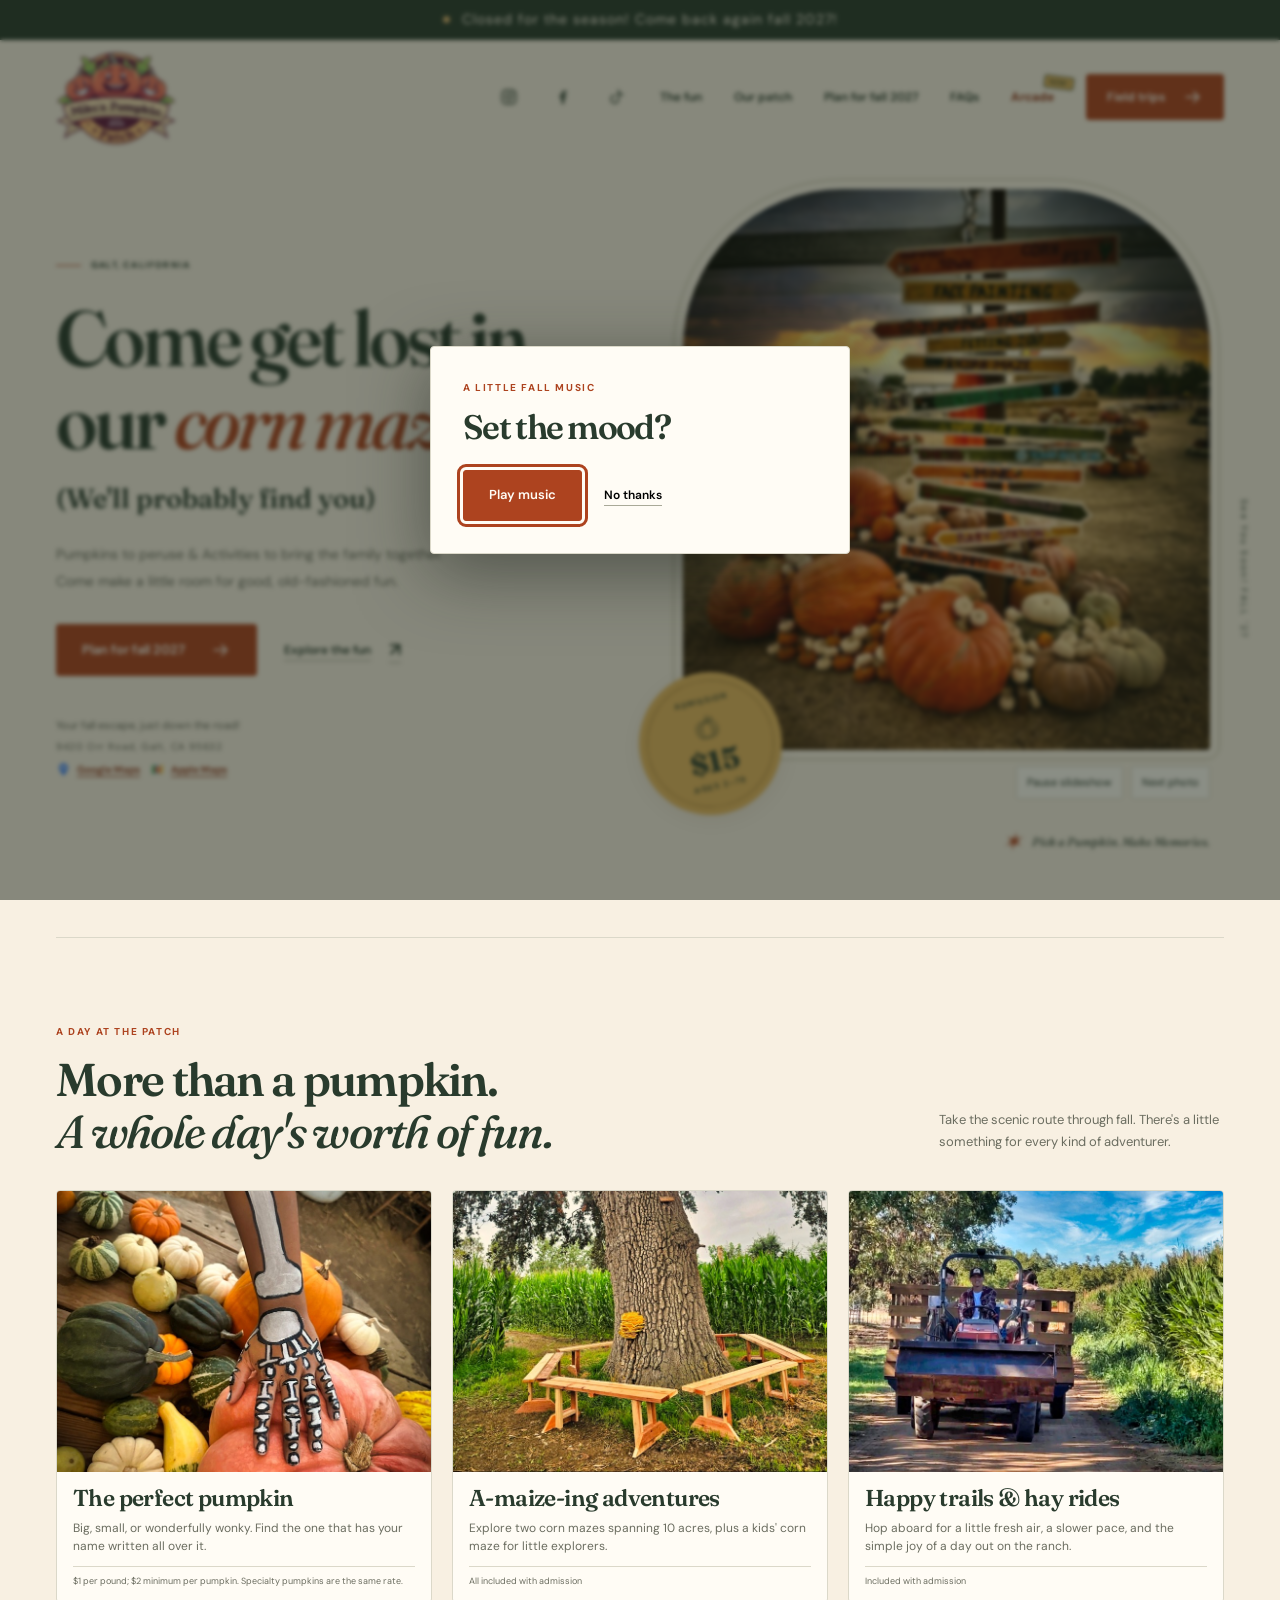
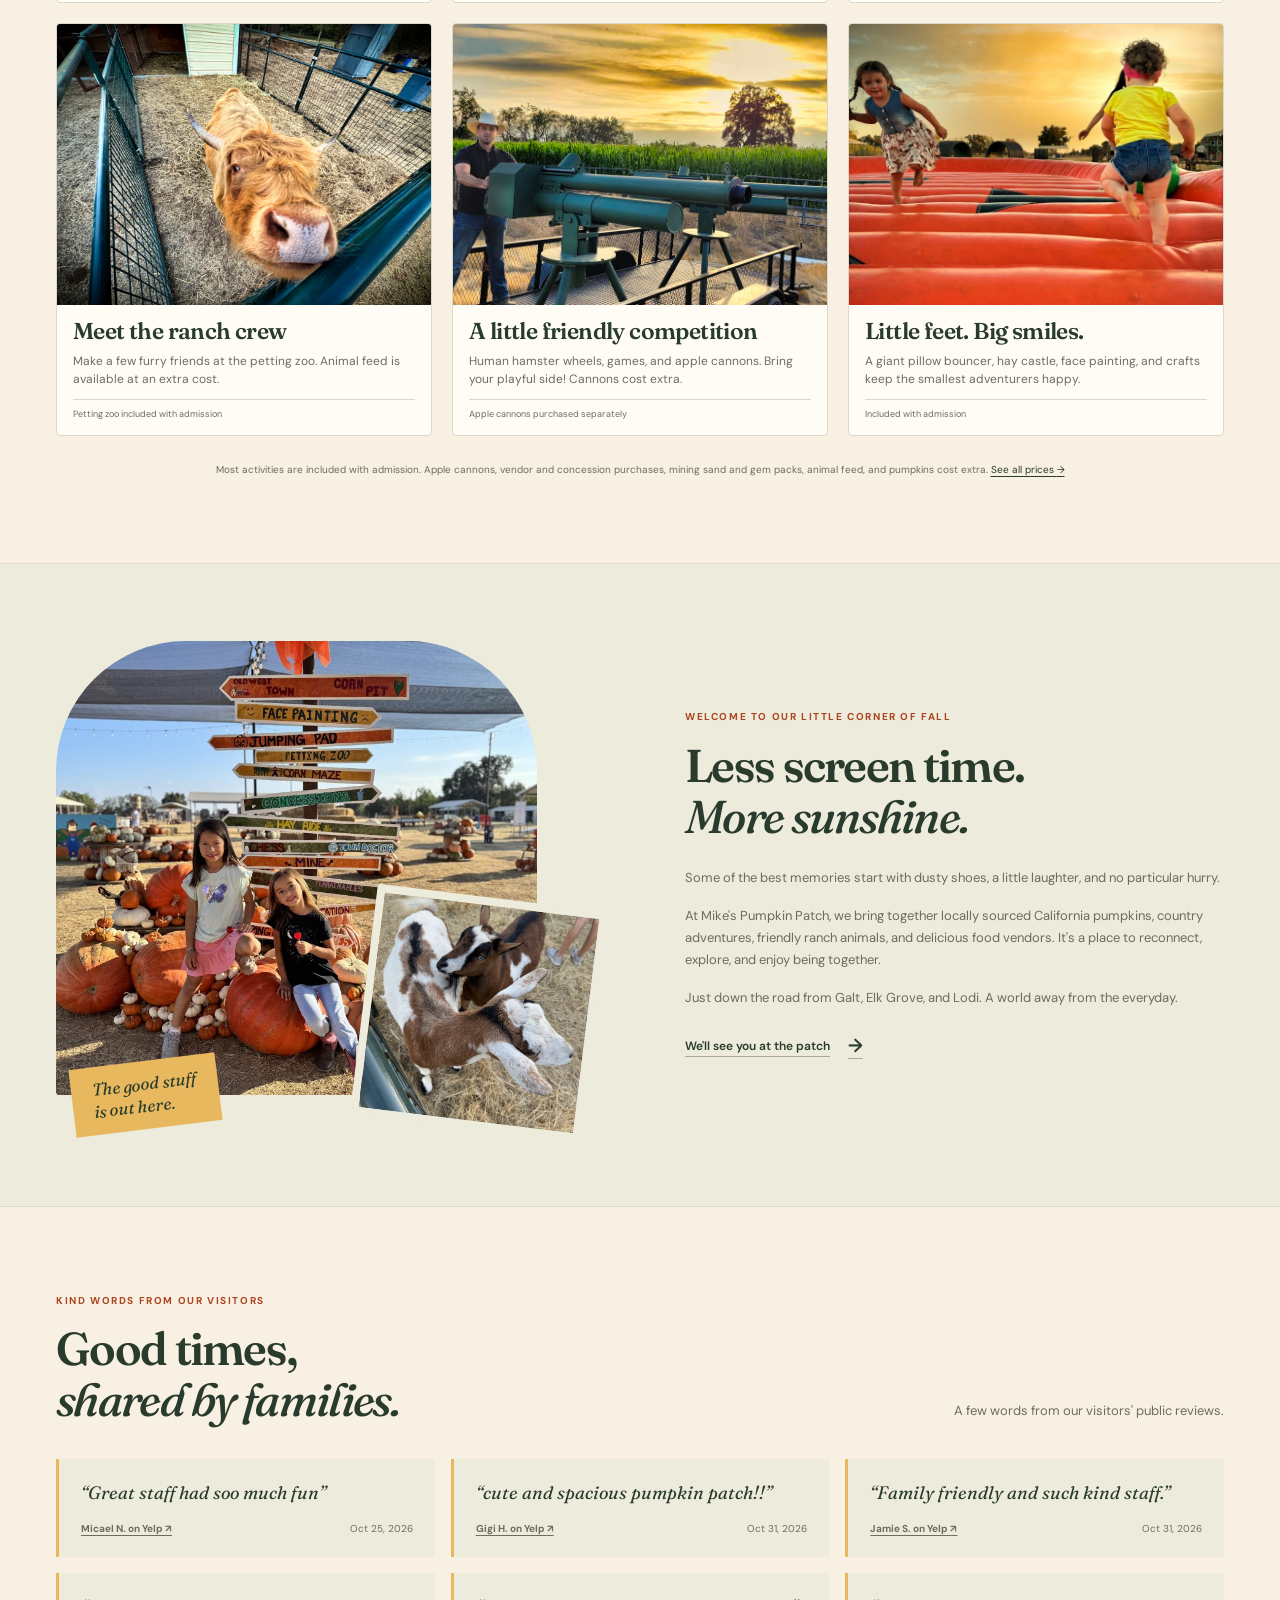
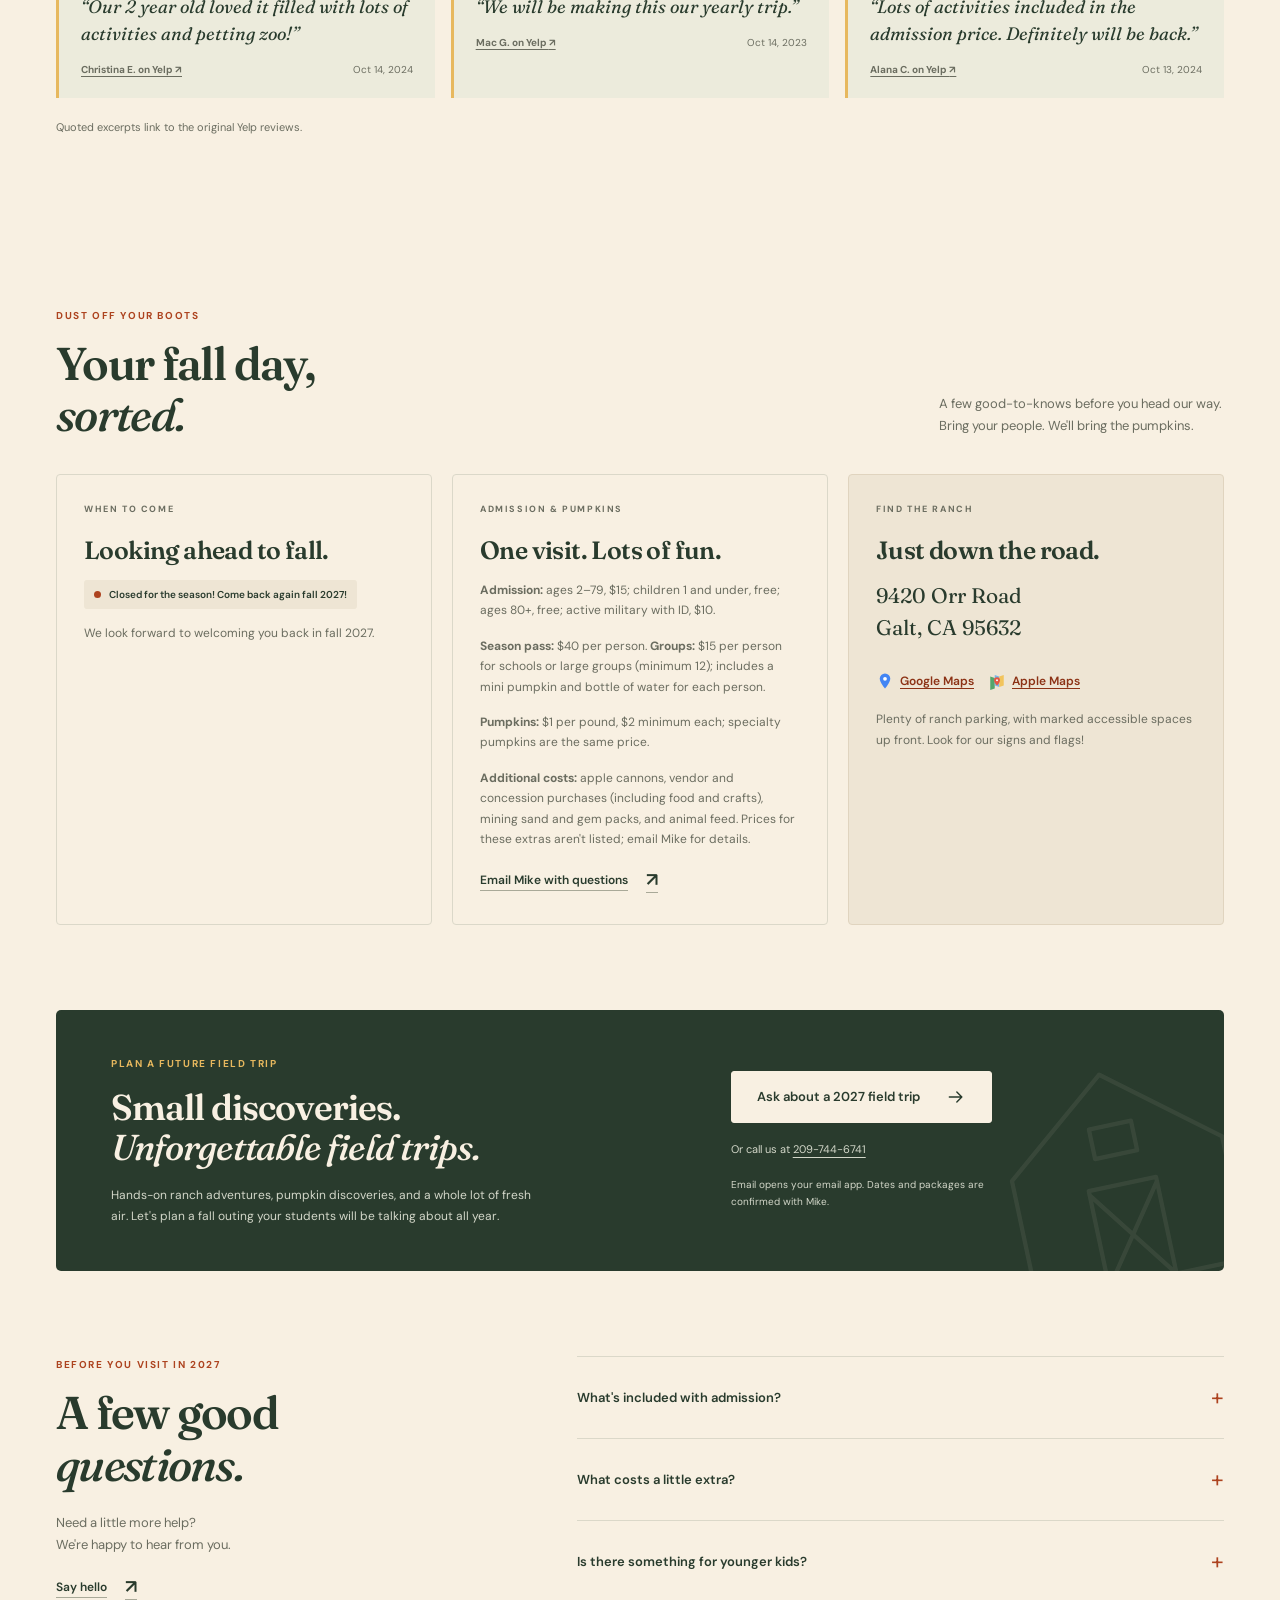
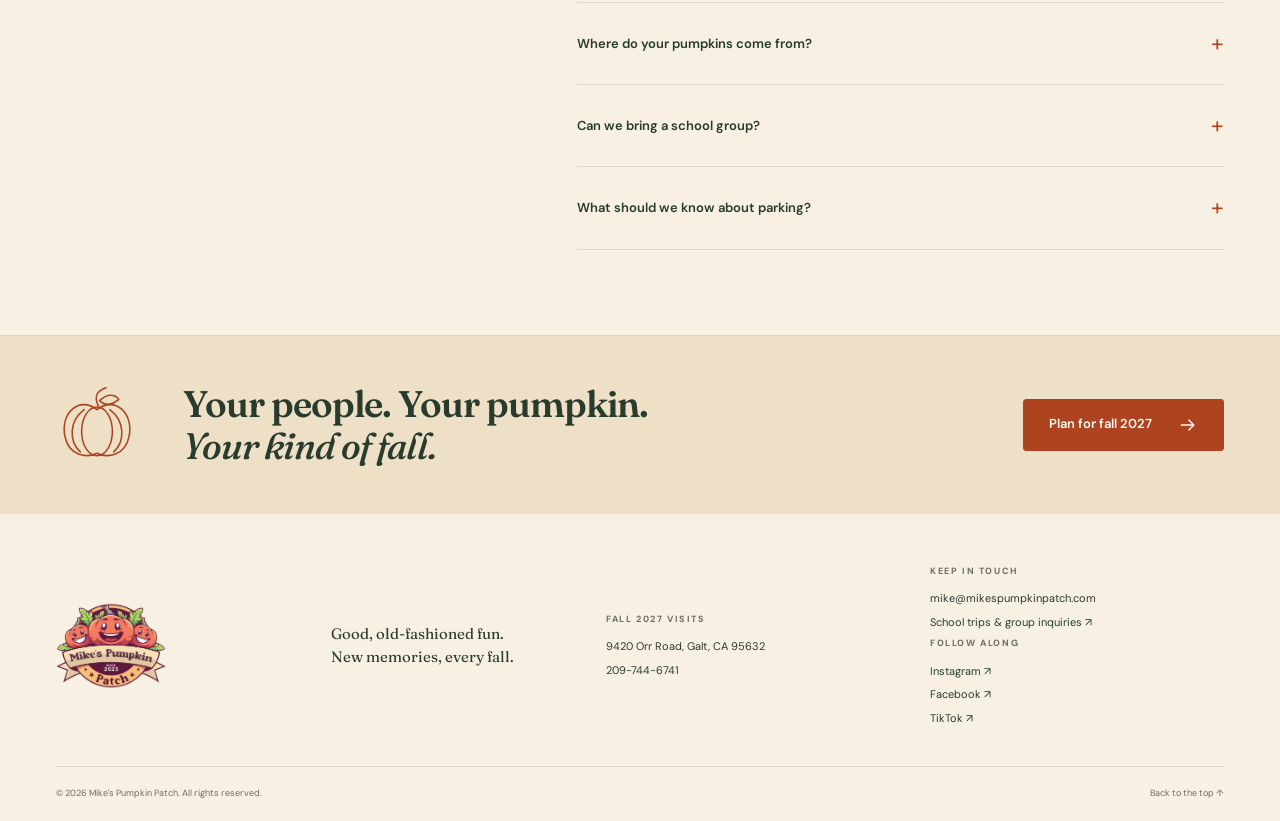
<file: index.html>
<!DOCTYPE html>
<html lang="en">
<head>
  <meta charset="UTF-8">
  <meta name="viewport" content="width=device-width, initial-scale=1">
  <meta name="description" content="Mike's Pumpkin Patch in Galt, California is closed for the season. Come back in fall 2027 for pumpkins, the corn maze, ranch animals, and family fun.">
  <meta name="theme-color" content="#293b2d">
  <title>Mike's Pumpkin Patch | Come get lost in our corn maze! (We'll probably find you)</title>
  <link rel="icon" href="assets/favicon.png" type="image/png">
  <link rel="preconnect" href="https://fonts.googleapis.com">
  <link rel="preconnect" href="https://fonts.gstatic.com" crossorigin>
  <link href="https://fonts.googleapis.com/css2?family=DM+Sans:wght@400;500;600;700&family=Fraunces:opsz,wght@9..144,500;9..144,600;9..144,700&display=swap" rel="stylesheet">
  <link rel="stylesheet" href="styles.css">
  <script src="script.js" defer></script>
</head>
<body>
  <svg class="icon-library" xmlns="http://www.w3.org/2000/svg" aria-hidden="true">
    <symbol id="pumpkin" viewBox="0 0 64 64"><path d="M33 17c-4-8 0-12 6-14M34 13c7-7 13-4 15-1-6 5-11 5-15 1" fill="none"/><path d="M32 20C18 9 3 23 7 41c3 15 17 17 25 13 8 4 22 2 25-13 4-18-11-32-25-21Z"/><ellipse cx="32" cy="37" rx="12" ry="19"/><path d="M22 20c-12 9-12 25-3 33M42 20c12 9 12 25 3 33" fill="none"/></symbol>
    <symbol id="corn" viewBox="0 0 64 64"><path d="M26 47C9 47 6 35 5 23c17 2 23 10 27 23M37 51c17-5 21-17 21-32-16 5-22 14-24 28" fill="none"/><path d="M21 35V17a11 11 0 0 1 22 0v19M32 8v36M22 18h20M22 27h20M25 36h14M32 44v14" fill="none"/></symbol>
    <symbol id="wagon" viewBox="0 0 64 64"><path d="M10 18h42v25H10zM10 26h42M10 34h42M23 18v25M39 18v25M52 29l8-12" fill="none"/><circle cx="20" cy="49" r="7"/><circle cx="44" cy="49" r="7"/><path d="m16 18 4-8 8 8 6-9 9 9" fill="none"/></symbol>
    <symbol id="barn" viewBox="0 0 64 64"><path d="M7 28 32 8l25 20v29H7ZM24 57V34h16v23M24 35l16 22M40 35 24 57" fill="none"/><path d="M27 20h10v7H27z" fill="none"/></symbol>
    <symbol id="arrow" viewBox="0 0 24 24"><path d="M4 12h15m-6-6 6 6-6 6" fill="none"/></symbol>
    <symbol id="pin" viewBox="0 0 24 24"><path d="M20 10c0 6-8 12-8 12S4 16 4 10a8 8 0 1 1 16 0Z" fill="none"/><circle cx="12" cy="10" r="2.5" fill="none"/></symbol>
    <symbol id="sun" viewBox="0 0 24 24"><circle cx="12" cy="12" r="4" fill="none"/><path d="M12 1v3m0 16v3M1 12h3m16 0h3M4 4l2 2m12 12 2 2M4 20l2-2M18 6l2-2" fill="none"/></symbol>
    <symbol id="leaf" viewBox="0 0 24 24"><path d="M13 2c5 3 8 8 6 14-5 3-11 2-14-3-2-4 1-9 8-11Z"/><path d="M12 5c-1 5-2 9-4 13m-1 4 1-4" fill="none"/></symbol>
  </svg>
  <a class="skip-link" href="#main">Skip to content</a>
  <div class="announcement"><span class="status-dot" aria-hidden="true"></span> Closed for the season! Come back again fall 2027!</div>
  <header class="site-header">
    <div class="container header-inner">
      <a class="brand" href="#home" aria-label="Mike's Pumpkin Patch home">
        <img class="brand-logo" src="assets/mikes-original-logo.webp" alt="Mike's Pumpkin Patch, since 2023" width="500" height="398">
      </a>
      <button class="menu-toggle" type="button" aria-controls="main-nav" aria-expanded="false">Menu <span aria-hidden="true">&#9776;</span></button>
      <nav id="main-nav" class="main-nav" aria-label="Main navigation">
        <a class="social-nav-link" href="https://www.instagram.com/mikespumpkinpatchgalt/" target="_blank" rel="noopener noreferrer" aria-label="Mike's Pumpkin Patch on Instagram"><svg viewBox="0 0 24 24" aria-hidden="true"><rect x="3" y="3" width="18" height="18" rx="5"/><circle cx="12" cy="12" r="4"/><circle class="social-icon-dot" cx="18" cy="6.5" r="1"/></svg><span class="sr-only">Instagram (opens in a new tab)</span></a>
        <a class="social-nav-link" href="https://www.facebook.com/mikes.pumpkin.patch/" target="_blank" rel="noopener noreferrer" aria-label="Mike's Pumpkin Patch on Facebook"><svg viewBox="0 0 24 24" aria-hidden="true"><path class="facebook-icon" d="M13.5 21v-8h2.7l.4-3h-3.1V8.1c0-.9.3-1.5 1.6-1.5h1.7V3.9c-.3 0-1.3-.1-2.5-.1-2.5 0-4.2 1.5-4.2 4.3V10H7.3v3h2.8v8h3.4Z"/></svg><span class="sr-only">Facebook (opens in a new tab)</span></a>
        <a class="social-nav-link" href="https://www.tiktok.com/@mikes.pumpkin.pat" target="_blank" rel="noopener noreferrer" aria-label="Mike's Pumpkin Patch on TikTok"><svg viewBox="0 0 24 24" aria-hidden="true"><path d="M14 3v12a5 5 0 1 1-5-5m5-7c0 4 3 6 6 6"/></svg><span class="sr-only">TikTok (opens in a new tab)</span></a>
        <a href="#activities">The fun</a><a href="#about">Our patch</a><a href="#visit">Plan for fall 2027</a><a href="#faq">FAQs</a>
        <a class="arcade-link" href="arcade/index.html">Arcade <span class="new-sticker">NEW!</span></a>
        <a class="button button-small" href="#field-trips">Field trips <svg class="icon" aria-hidden="true"><use href="#arrow"/></svg></a>
      </nav>
    </div>
  </header>
  <main id="main">
    <section class="hero container" id="home" aria-labelledby="hero-title">
      <div class="hero-copy">
        <p class="eyebrow"><span class="little-rule"></span> GALT, CALIFORNIA </p>
        <h1 id="hero-title">Come get lost in our <em>corn maze!</em><span class="hero-title-aside">(We'll probably find you)</span></h1>
        <p class="hero-description">Pumpkins to peruse & Activities to bring the family together.<br class="desktop-break"> Come make a little room for good, old-fashioned fun.</p>
        <div class="hero-actions"><a class="button" href="#visit">Plan for fall 2027 <svg class="icon" aria-hidden="true"><use href="#arrow"/></svg></a><a class="text-link" href="#activities">Explore the fun <span aria-hidden="true">&#8599;</span></a></div>
        <audio id="background-music" loop preload="none" aria-label="Patchman game music"><source src="arcade/audio/patchman/song_1.wav" type="audio/wav">Your browser does not support audio playback.</audio>
        <div class="hero-footnote"><svg class="icon" aria-hidden="true"><use href="#pin"/></svg> Your fall escape, just down the road!<div class="hero-address">9420 Orr Road, Galt, CA 95632<div class="map-links" aria-label="Open address in a map app"><a href="https://www.google.com/maps/search/?api=1&amp;query=9420+Orr+Road+Galt+CA+95632" target="_blank" rel="noopener noreferrer"><svg aria-hidden="true" viewBox="0 0 24 24"><path fill="#4285f4" d="M12 2a7 7 0 0 0-7 7c0 5 7 13 7 13s7-8 7-13a7 7 0 0 0-7-7Z"/><circle cx="12" cy="9" r="2.5" fill="#fff"/></svg>Google Maps<span class="sr-only"> (opens in a new tab)</span></a><a href="https://maps.apple.com/?daddr=9420%20Orr%20Road%2C%20Galt%2C%20CA%2095632" target="_blank" rel="noopener noreferrer"><svg aria-hidden="true" viewBox="0 0 24 24"><path fill="#54a56b" d="m3 6 6-2v14l-6 2z"/><path fill="#77b5e8" d="m9 4 6 2v14l-6-2z"/><path fill="#f2c45c" d="m15 6 6-2v14l-6 2z"/><path fill="#e45742" d="M12 7a4 4 0 0 0-4 4c0 3 4 7 4 7s4-4 4-7a4 4 0 0 0-4-4Z"/><circle cx="12" cy="11" r="1.3" fill="#fff"/></svg>Apple Maps<span class="sr-only"> (opens in a new tab)</span></a></div></div></div>
      </div>
      <div class="hero-art">
        <div class="photo-frame" id="hero-slideshow" role="group" aria-label="Photos from the patch">
          <img class="hero-slide is-active" src="assets/ranch-pumpkins-hero.jpg" alt="Pumpkins beneath the colorful activity signpost at Mike's Pumpkin Patch" width="768" height="1024" fetchpriority="high">
          <img class="hero-slide" src="assets/hay-castle.jpg" alt="Children playing on the hay castle beneath a colorful sunset" width="1023" height="768" aria-hidden="true">
          <img class="hero-slide hero-slide-bus" src="assets/field-trips-bus.jpg" alt="A yellow school bus with visitors arriving for a field trip at the patch" width="1023" height="768" aria-hidden="true">
          <img class="hero-slide" src="assets/terrainable.jpg" alt="An adult and child riding in a green Terrainables cart at the pumpkin patch" width="1023" height="768" aria-hidden="true">
        </div>
        <div class="slideshow-controls" hidden>
          <button id="slideshow-toggle" type="button" aria-controls="hero-slideshow">Pause slideshow</button>
          <button id="slideshow-next" type="button" aria-controls="hero-slideshow">Next photo</button>
        </div>
        <p class="sr-only" id="slideshow-status" role="status"></p>
        <div class="harvest-stamp" aria-label="General admission is $15 for ages 2 through 79.">
          <span>ADMISSION</span>
          <svg class="icon" aria-hidden="true"><use href="#pumpkin"/></svg>
          <strong class="admission-price">$15</strong>
          <span>AGES 2–79</span>
        </div>
        <div class="photo-caption"><span aria-hidden="true">&#10038;</span> Pick a Pumpkin. Make Memories.</div>
        <span class="hero-year" aria-hidden="true">See You Soon! FALL '27</span>
      </div>
    </section>
    <div class="section-divider container" aria-hidden="true"></div>
    <section class="section container" id="activities" aria-labelledby="activities-title">
      <div class="section-heading"><div><p class="eyebrow">A DAY AT THE PATCH</p><h2 id="activities-title">More than a pumpkin.<br><em>A whole day's worth of fun.</em></h2></div><p>Take the scenic route through fall. There's a little something for every kind of adventurer.</p></div>
      <div class="activity-grid">
        <article class="activity-card photo-card" data-category="family little"><div class="card-photo"><img src="assets/pumpkins-edited.jpg" alt="A hand painted with skeleton bones resting on a large pumpkin among colorful pumpkins and gourds" width="768" height="1009" loading="lazy"></div><div class="card-content"><h3>The perfect pumpkin</h3><p>Big, small, or wonderfully wonky. Find the one that has your name written all over it.</p><span class="card-note">$1 per pound; $2 minimum per pumpkin. Specialty pumpkins are the same rate.</span></div></article>
        <article class="activity-card photo-card corn-card" data-category="family adventure"><div class="card-photo"><img src="assets/ranch-maze-tree.jpg" alt="Wooden benches around a large tree beside the corn maze" width="768" height="1021" loading="lazy"></div><div class="card-content"><h3>A-maize-ing adventures</h3><p>Explore two corn mazes spanning 10 acres, plus a kids' corn maze for little explorers.</p><span class="card-note">All included with admission</span></div></article>
        <article class="activity-card photo-card" data-category="family little"><div class="card-photo"><img src="assets/hay-ride.jpg" alt="Visitors riding a wagon along a sunny path at Mike's Pumpkin Patch" width="784" height="768" loading="lazy"></div><div class="card-content"><h3>Happy trails &amp; hay rides</h3><p>Hop aboard for a little fresh air, a slower pace, and the simple joy of a day out on the ranch.</p><span class="card-note">Included with admission</span></div></article>
        <article class="activity-card photo-card ranch-crew-card" data-category="family little"><div class="card-photo"><img src="assets/ranch-cow.jpg" alt="A friendly Highland cow leaning toward the camera in its pen" width="1024" height="768" loading="lazy"></div><div class="card-content"><h3>Meet the ranch crew</h3><p>Make a few furry friends at the petting zoo. Animal feed is available at an extra cost.</p><span class="card-note">Petting zoo included with admission</span></div></article>
        <article class="activity-card photo-card" data-category="adventure"><div class="card-photo"><img src="assets/ranch-outing-edit.jpg" alt="A man beside the apple cannons with the corn maze and sunset behind him" width="823" height="576" loading="lazy"></div><div class="card-content"><h3>A little friendly competition</h3><p>Human hamster wheels, games, and apple cannons. Bring your playful side! Cannons cost extra.</p><span class="card-note">Apple cannons purchased separately</span></div></article>
        <article class="activity-card photo-card" data-category="family little"><div class="card-photo"><img src="assets/bouncepad.jpg" alt="Children playing on the orange bounce pad at sunset" width="768" height="1024" loading="lazy"></div><div class="card-content"><h3>Little feet. Big smiles.</h3><p>A giant pillow bouncer, hay castle, face painting, and crafts keep the smallest adventurers happy.</p><span class="card-note">Included with admission</span></div></article>
      </div>
      <p class="activities-note">Most activities are included with admission. Apple cannons, vendor and concession purchases, mining sand and gem packs, animal feed, and pumpkins cost extra. <a href="#visit">See all prices <span aria-hidden="true">&#8594;</span></a></p>
    </section>
    <section class="about-section" id="about" aria-labelledby="about-title">
      <div class="container about-grid"><div class="about-photos"><img class="about-main-photo" src="assets/ranch-pumpkin-picking.jpg" alt="Children enjoying the pumpkin display at Mike's" width="1024" height="768" loading="lazy"><img class="about-small-photo" src="assets/ranch-goats.jpg" alt="Friendly goats at the ranch petting zoo" width="768" height="1024" loading="lazy"><span class="photo-note">The good stuff<br>is out here.</span></div><div class="about-copy"><p class="eyebrow">WELCOME TO OUR LITTLE CORNER OF FALL</p><h2 id="about-title">Less screen time.<br><em>More sunshine.</em></h2><p>Some of the best memories start with dusty shoes, a little laughter, and no particular hurry.</p><p>At Mike's Pumpkin Patch, we bring together locally sourced California pumpkins, country adventures, friendly ranch animals, and delicious food vendors. It's a place to reconnect, explore, and enjoy being together.</p><p>Just down the road from Galt, Elk Grove, and Lodi. A world away from the everyday.</p><a class="text-link" href="#visit">We'll see you at the patch <span aria-hidden="true">&#8594;</span></a></div></div>
    </section>
    <section class="section container reviews-section" id="reviews" aria-labelledby="reviews-title">
      <div class="section-heading"><div><p class="eyebrow">KIND WORDS FROM OUR VISITORS</p><h2 id="reviews-title">Good times,<br><em>shared by families.</em></h2></div><p>A few words from our visitors' public reviews.</p></div>
      <div class="review-quotes" aria-label="Selected Yelp review excerpts">
        <blockquote class="review-quote">
          <p>“Great staff had soo much fun”</p>
          <footer><a href="https://www.yelp.com/biz/mike-s-pumpkin-patch-galt-3?adjust_creative=yahoo&amp;hrid=-cCbJGbr1n_zuujv50ogHQ" target="_blank" rel="noopener noreferrer">Micael N. on Yelp <span aria-hidden="true">&#8599;</span><span class="sr-only"> (opens in a new tab)</span></a><span>Oct 25, 2026</span></footer>
        </blockquote>
        <blockquote class="review-quote">
          <p>“cute and spacious pumpkin patch!!”</p>
          <footer><a href="https://www.yelp.com/biz/mike-s-pumpkin-patch-galt-3?adjust_creative=yahoo&amp;hrid=b-0DJVTi2D9t80m593gUUQ" target="_blank" rel="noopener noreferrer">Gigi H. on Yelp <span aria-hidden="true">&#8599;</span><span class="sr-only"> (opens in a new tab)</span></a><span>Oct 31, 2026</span></footer>
        </blockquote>
        <blockquote class="review-quote">
          <p>“Family friendly and such kind staff.”</p>
          <footer><a href="https://www.yelp.com/biz/mike-s-pumpkin-patch-galt-3?adjust_creative=yahoo&amp;hrid=nBTHF_natjrxVL9XPtBpwg" target="_blank" rel="noopener noreferrer">Jamie S. on Yelp <span aria-hidden="true">&#8599;</span><span class="sr-only"> (opens in a new tab)</span></a><span>Oct 31, 2026</span></footer>
        </blockquote>
        <blockquote class="review-quote">
          <p>“Our 2 year old loved it filled with lots of activities and petting zoo!”</p>
          <footer><a href="https://www.yelp.com/biz/mike-s-pumpkin-patch-galt-3" target="_blank" rel="noopener noreferrer">Christina E. on Yelp <span aria-hidden="true">&#8599;</span><span class="sr-only"> (opens in a new tab)</span></a><span>Oct 14, 2024</span></footer>
        </blockquote>
        <blockquote class="review-quote">
          <p>“We will be making this our yearly trip.”</p>
          <footer><a href="https://www.yelp.com/biz/mike-s-pumpkin-patch-galt-3" target="_blank" rel="noopener noreferrer">Mac G. on Yelp <span aria-hidden="true">&#8599;</span><span class="sr-only"> (opens in a new tab)</span></a><span>Oct 14, 2023</span></footer>
        </blockquote>
        <blockquote class="review-quote">
          <p>“Lots of activities included in the admission price. Definitely will be back.”</p>
          <footer><a href="https://www.yelp.com/biz/mike-s-pumpkin-patch-galt-3" target="_blank" rel="noopener noreferrer">Alana C. on Yelp <span aria-hidden="true">&#8599;</span><span class="sr-only"> (opens in a new tab)</span></a><span>Oct 13, 2024</span></footer>
        </blockquote>
      </div>
      <p class="reviews-note">Quoted excerpts link to the original Yelp reviews.</p>
    </section>
    <section class="section container" id="visit" aria-labelledby="visit-title">
      <div class="section-heading"><div><p class="eyebrow">DUST OFF YOUR BOOTS</p><h2 id="visit-title">Your fall day,<br><em>sorted.</em></h2></div><p>A few good-to-knows before you head our way. Bring your people. We'll bring the pumpkins.</p></div>
      <div class="visit-grid">
        <article class="visit-card">
          <span class="eyebrow">WHEN TO COME</span>
          <h3>Looking ahead to fall.</h3>
          <div class="season-badge"><span class="status-dot" aria-hidden="true"></span> Closed for the season! Come back again fall 2027!</div>
          <p>We look forward to welcoming you back in fall 2027.</p>
        </article>
        <article class="visit-card">
          <span class="eyebrow">ADMISSION &amp; PUMPKINS</span>
          <h3>One visit. Lots of fun.</h3>
          <p><strong>Admission:</strong> ages 2–79, $15; children 1 and under, free; ages 80+, free; active military with ID, $10.</p>
          <p><strong>Season pass:</strong> $40 per person. <strong>Groups:</strong> $15 per person for schools or large groups (minimum 12); includes a mini pumpkin and bottle of water for each person.</p>
          <p><strong>Pumpkins:</strong> $1 per pound, $2 minimum each; specialty pumpkins are the same price.</p>
          <p><strong>Additional costs:</strong> apple cannons, vendor and concession purchases (including food and crafts), mining sand and gem packs, and animal feed. Prices for these extras aren't listed; email Mike for details.</p>
          <a class="text-link" href="mailto:mike@mikespumpkinpatch.com?subject=Patch%20pricing%20question">Email Mike with questions <span aria-hidden="true">&#8599;</span></a>
        </article>
        <article class="visit-card location-card">
          <span class="eyebrow">FIND THE RANCH</span>
          <h3>Just down the road.</h3>
          <address>9420 Orr Road<br>Galt, CA 95632</address>
          <div class="map-links" aria-label="Open address in a map app">
            <a href="https://www.google.com/maps/search/?api=1&amp;query=9420+Orr+Road+Galt+CA+95632" target="_blank" rel="noopener noreferrer"><svg aria-hidden="true" viewBox="0 0 24 24"><path fill="#4285f4" d="M12 2a7 7 0 0 0-7 7c0 5 7 13 7 13s7-8 7-13a7 7 0 0 0-7-7Z"/><circle cx="12" cy="9" r="2.5" fill="#fff"/></svg>Google Maps<span class="sr-only"> (opens in a new tab)</span></a>
            <a href="https://maps.apple.com/?daddr=9420%20Orr%20Road%2C%20Galt%2C%20CA%2095632" target="_blank" rel="noopener noreferrer"><svg aria-hidden="true" viewBox="0 0 24 24"><path fill="#54a56b" d="m3 6 6 2v14l-6 2z"/><path fill="#77b5e8" d="m9 4 6 2v14l-6-2z"/><path fill="#f2c45c" d="m15 6 6-2v14l-6 2z"/><path fill="#e45742" d="M12 7a4 4 0 0 0-4 4c0 3 4 7 4 7s4-4 4-7a4 4 0 0 0-4-4Z"/><circle cx="12" cy="11" r="1.3" fill="#fff"/></svg>Apple Maps<span class="sr-only"> (opens in a new tab)</span></a>
          </div>
          <p>Plenty of ranch parking, with marked accessible spaces up front. Look for our signs and flags!</p>
        </article>
      </div>
    </section>
    <section class="field-trip-section container" id="field-trips" aria-labelledby="field-title"><div class="field-trip-decoration" aria-hidden="true"><svg class="icon"><use href="#barn"/></svg></div><div><p class="eyebrow">PLAN A FUTURE FIELD TRIP</p><h2 id="field-title">Small discoveries.<br><em>Unforgettable field trips.</em></h2><p>Hands-on ranch adventures, pumpkin discoveries, and a whole lot of fresh air. Let's plan a fall outing your students will be talking about all year.</p></div><div class="field-trip-actions"><a class="button button-cream" href="mailto:mike@mikespumpkinpatch.com?subject=2027%20Field%20Trip%20Inquiry">Ask about a 2027 field trip <svg class="icon" aria-hidden="true"><use href="#arrow"/></svg></a><span>Or call us at <a href="tel:+12097446741">209-744-6741</a></span><small>Email opens your email app. Dates and packages are confirmed with Mike.</small></div></section>
    <section class="section container faq-section" id="faq" aria-labelledby="faq-title"><div class="faq-intro"><p class="eyebrow">BEFORE YOU VISIT IN 2027</p><h2 id="faq-title">A few good<br><em>questions.</em></h2><p>Need a little more help?<br>We're happy to hear from you.</p><a class="text-link" href="mailto:mike@mikespumpkinpatch.com">Say hello <span aria-hidden="true">&#8599;</span></a></div><div class="faq-list">
      <details><summary>What's included with admission? <span aria-hidden="true">+</span></summary><p>Most activities! Explore two corn mazes spanning 10 acres, plus a kids' corn maze, the old west town, pillow bouncer, corn pit, human hamster wheel, hay rides, play area, Terrainables cart rides, hay castle, petting zoo, kids' hay maze, face painting, crafts, games, and music. Contact us to confirm availability for your visit.</p></details>
      <details><summary>What costs a little extra? <span aria-hidden="true">+</span></summary><p>Pumpkins are $1 per pound with a $2 minimum per pumpkin; specialty pumpkins are the same rate. Apple cannons, vendor and concession purchases (including food and crafts), mining sand and gem packs, and animal feed also cost extra. Call the patch for prices on these items.</p></details>
      <details><summary>Is there something for younger kids? <span aria-hidden="true">+</span></summary><p>Absolutely. Our smaller corn maze, kids' hay maze, play area, hay castle, petting zoo, crafts, and face painting offer plenty to explore. Supervise children and follow posted activity rules.</p></details>
      <details><summary>Where do your pumpkins come from? <span aria-hidden="true">+</span></summary><p>Our pumpkins are locally sourced as needed from California ranches. Pumpkins are $1 per pound, with a $2 minimum per pumpkin; specialty pumpkins are the same rate.</p></details>
      <details><summary>Can we bring a school group? <span aria-hidden="true">+</span></summary><p>Groups are $15 per person, including a mini pumpkin and bottle of water for each person, with a minimum group size of 12. Call <a href="tel:+12097446741">209-744-6741</a> or email <a href="mailto:mike@mikespumpkinpatch.com">mike@mikespumpkinpatch.com</a> to arrange a visit.</p></details>
      <details><summary>What should we know about parking? <span aria-hidden="true">+</span></summary><p>There's plenty of parking and clearly marked accessible parking spaces near the front. This is a working ranch setting, so expect dusty ground. Call ahead with specific accessibility questions.</p></details>
    </div></section>
    <section class="closing-banner"><div class="container"><svg class="icon" aria-hidden="true"><use href="#pumpkin"/></svg><h2>Your people. Your pumpkin.<br><em>Your kind of fall.</em></h2><a class="button" href="#visit">Plan for fall 2027 <svg class="icon" aria-hidden="true"><use href="#arrow"/></svg></a></div></section>
  </main>
  <dialog class="music-prompt" id="music-prompt" aria-labelledby="music-prompt-title">
    <p class="eyebrow">A LITTLE FALL MUSIC</p>
    <h2 id="music-prompt-title">Set the mood?</h2>
    <div class="music-prompt-actions"><button class="button" id="music-accept" type="button">Play music</button><button class="text-link" id="music-decline" type="button">No thanks</button></div>
  </dialog>
  <button class="music-toggle" id="music-toggle" type="button" aria-pressed="false" aria-label="Play background music" hidden>Play music</button>
  <p class="sr-only" id="music-status" aria-live="polite"></p>
  <footer class="site-footer"><div class="container"><div class="footer-top"><a class="brand footer-brand" href="#home" aria-label="Mike's Pumpkin Patch home"><img class="brand-logo" src="assets/mikes-original-logo.webp" alt="Mike's Pumpkin Patch, since 2023" width="500" height="398" loading="lazy"></a><p>Good, old-fashioned fun.<br>New memories, every fall.</p><div><span class="eyebrow">FALL 2027 VISITS</span><address>9420 Orr Road, Galt, CA 95632</address><a href="tel:+12097446741">209-744-6741</a></div><div><span class="eyebrow">KEEP IN TOUCH</span><a href="mailto:mike@mikespumpkinpatch.com">mike@mikespumpkinpatch.com</a><a href="#field-trips">School trips &amp; group inquiries <span aria-hidden="true">&#8599;</span></a><span class="eyebrow social-label">FOLLOW ALONG</span><a href="https://www.instagram.com/mikespumpkinpatchgalt/" target="_blank" rel="noopener noreferrer">Instagram <span aria-hidden="true">&#8599;</span><span class="sr-only"> (opens in a new tab)</span></a><a href="https://www.facebook.com/mikes.pumpkin.patch/" target="_blank" rel="noopener noreferrer">Facebook <span aria-hidden="true">&#8599;</span><span class="sr-only"> (opens in a new tab)</span></a><a href="https://www.tiktok.com/@mikes.pumpkin.pat" target="_blank" rel="noopener noreferrer">TikTok <span aria-hidden="true">&#8599;</span><span class="sr-only"> (opens in a new tab)</span></a></div></div><div class="footer-bottom"><span>&copy; <span id="copyright-year">2026</span> Mike's Pumpkin Patch. All rights reserved.</span><a href="#home">Back to the top &#8593;</a></div></div></footer>
</body>
</html>
</file>
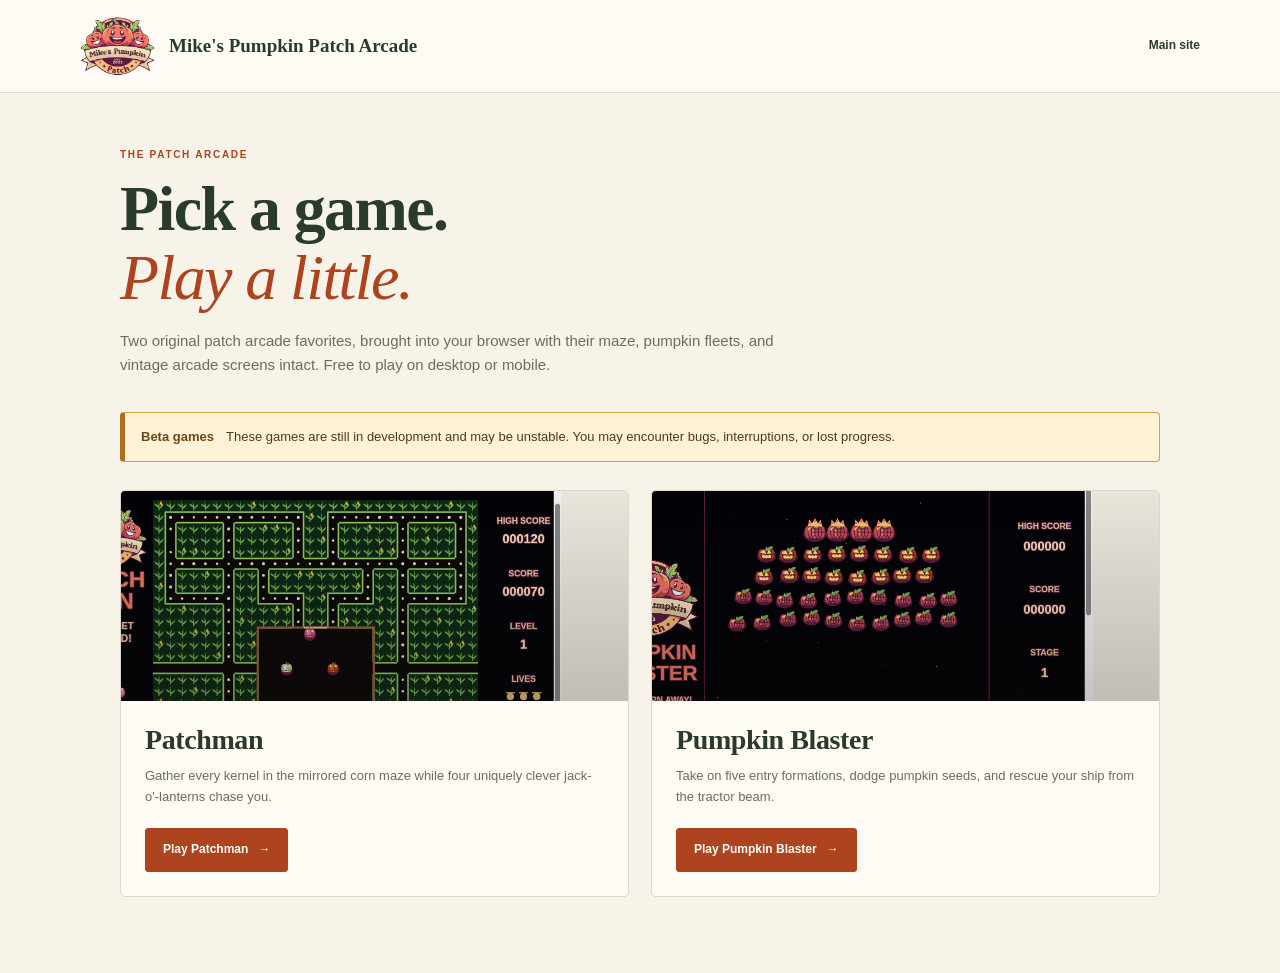
<file: arcade/index.html>
<!DOCTYPE html>
<html lang="en">
<head>
  <meta charset="UTF-8">
  <meta name="viewport" content="width=device-width, initial-scale=1">
  <meta name="theme-color" content="#293b2d">
  <meta name="description" content="Play free, original Mike's Pumpkin Patch arcade games in your browser.">
  <title>Arcade | Mike's Pumpkin Patch</title>
  <link rel="icon" href="../assets/favicon.png" type="image/png">
  <link rel="stylesheet" href="arcade.css">
</head>
<body>
  <header class="arcade-header">
    <div class="arcade-header-inner">
      <a class="arcade-brand" href="../index.html"><img src="../assets/mikes-original-logo.webp" alt=""><span>Mike's Pumpkin Patch Arcade</span></a>
      <nav class="arcade-nav" aria-label="Arcade navigation"><a href="../index.html">Main site</a></nav>
    </div>
  </header>
  <main class="arcade-main">
    <p class="arcade-kicker">The Patch Arcade</p>
    <h1>Pick a game.<br><em>Play a little.</em></h1>
    <p class="arcade-intro">Two original patch arcade favorites, brought into your browser with their maze, pumpkin fleets, and vintage arcade screens intact. Free to play on desktop or mobile.</p>
    <aside class="arcade-warning" aria-label="Beta notice">
      <strong>Beta games</strong>
      <p>These games are still in development and may be unstable. You may encounter bugs, interruptions, or lost progress.</p>
    </aside>
    <div class="game-list">
      <article class="game-card">
        <a href="patchman.html" aria-label="Play Patchman">
          <div class="game-card-art"><img src="patchman-gameplay.png" alt="Patch Man gathers kernels in the corn maze while the four jack-o'-lanterns pursue."></div>
          <div class="game-card-copy"><h2>Patchman</h2><p>Gather every kernel in the mirrored corn maze while four uniquely clever jack-o'-lanterns chase you.</p><span class="game-link">Play Patchman <span aria-hidden="true">&rarr;</span></span></div>
        </a>
      </article>
      <article class="game-card">
        <a href="pumpkin-blaster.html" aria-label="Play Pumpkin Blaster">
          <div class="game-card-art"><img src="pumpkin-blaster-gameplay.png" alt="The harvest ship faces rows of pumpkins, jack-o'-lanterns, and crowned king pumpkins."></div>
          <div class="game-card-copy"><h2>Pumpkin Blaster</h2><p>Take on five entry formations, dodge pumpkin seeds, and rescue your ship from the tractor beam.</p><span class="game-link">Play Pumpkin Blaster <span aria-hidden="true">&rarr;</span></span></div>
        </a>
      </article>
    </div>
  </main>
</body>
</html>
</file>
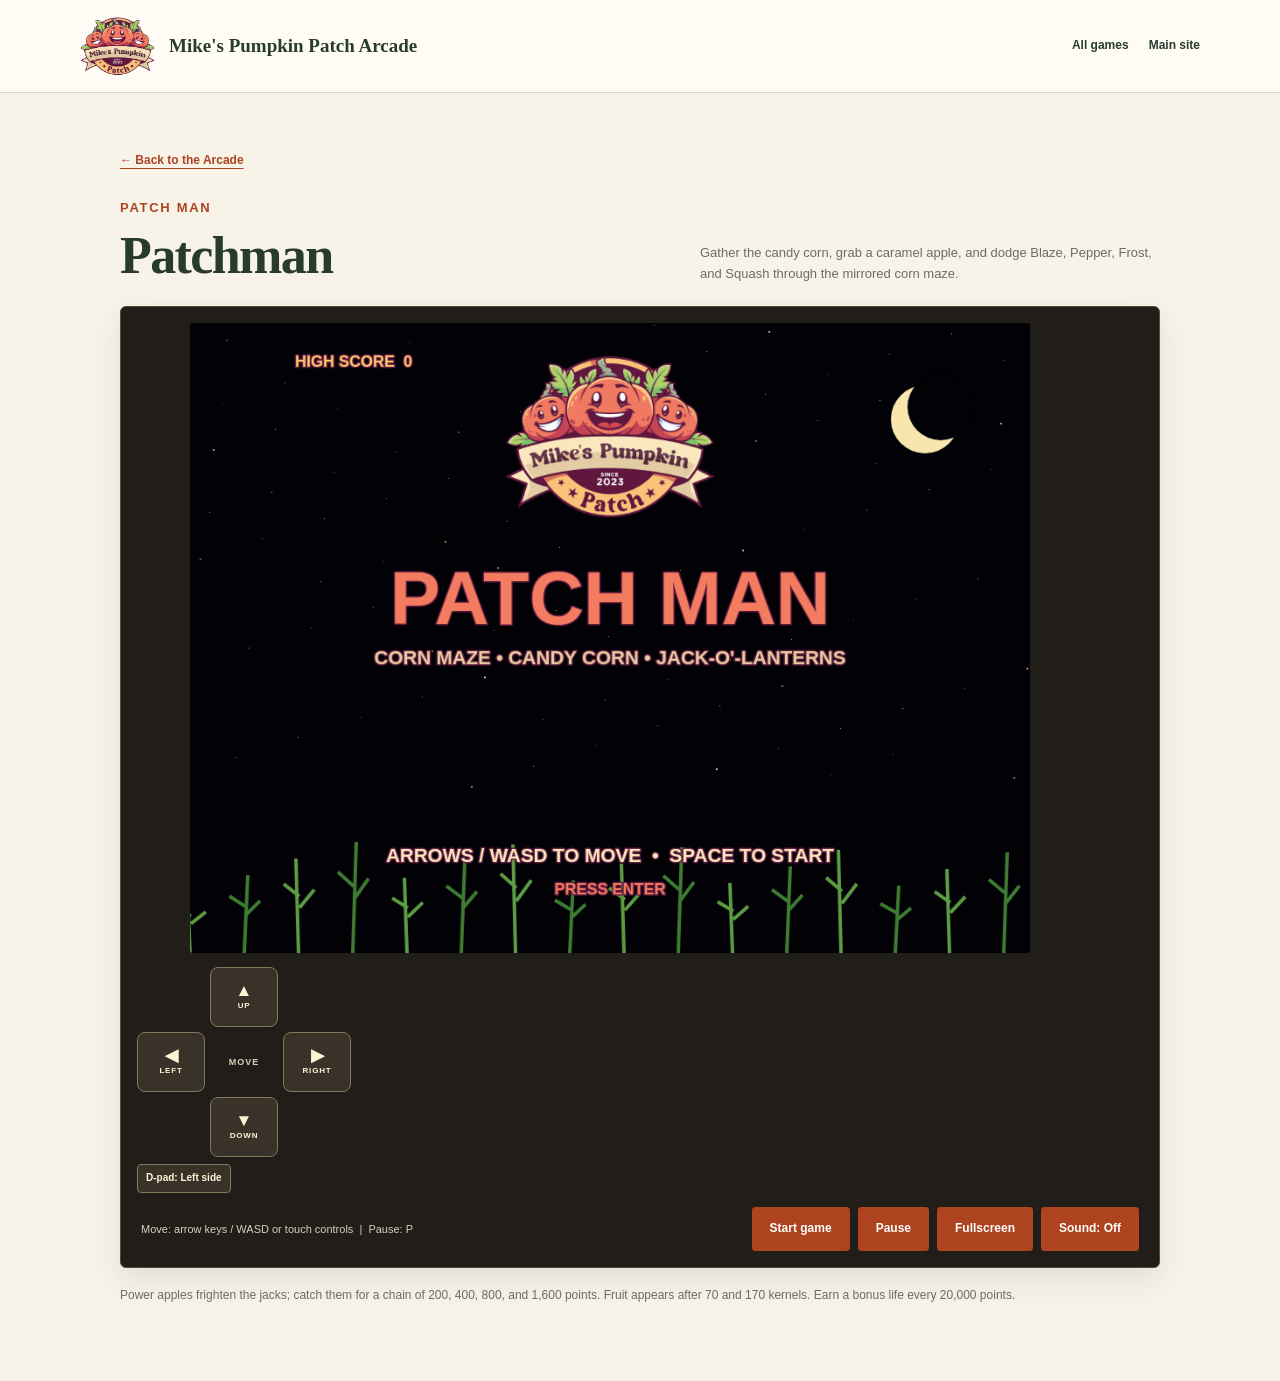
<file: arcade/patchman.html>
<!DOCTYPE html>
<html lang="en">
<head>
  <meta charset="UTF-8">
  <meta name="viewport" content="width=device-width, initial-scale=1, viewport-fit=cover">
  <meta name="theme-color" content="#293b2d">
  <meta name="description" content="Help Patch Man gather candy corn, outsmart four pumpkin jacks, and survive the corn maze.">
  <meta property="og:image" content="patchman-gameplay.png">
  <title>Patchman | Mike's Pumpkin Patch Arcade</title>
  <link rel="icon" href="../assets/favicon.png" type="image/png">
  <link rel="stylesheet" href="arcade.css">
  <script src="fullscreen.js" defer></script>
  <script src="arcade-audio.js" defer></script>
  <script src="patchman.js" defer></script>
</head>
<body data-game="patchman">
  <header class="arcade-header">
    <div class="arcade-header-inner">
      <a class="arcade-brand" href="../index.html"><img src="../assets/mikes-original-logo.webp" alt=""><span>Mike's Pumpkin Patch Arcade</span></a>
      <nav class="arcade-nav" aria-label="Arcade navigation"><a href="index.html">All games</a><a href="../index.html">Main site</a></nav>
    </div>
  </header>
  <main class="arcade-main">
    <a class="back-link" href="index.html">&larr; Back to the Arcade</a>
    <div class="game-heading"><div><p class="arcade-kicker">Patch Man</p><h1>Patchman</h1></div><p>Gather the candy corn, grab a caramel apple, and dodge Blaze, Pepper, Frost, and Squash through the mirrored corn maze.</p></div>
    <section class="game-shell" aria-label="Patchman game">
      <div class="sr-only game-hud" aria-label="Game statistics"><span>SCORE <output id="score">0</output></span><span>HIGH SCORE <output id="best">0</output></span><span>LIVES <output id="lives">3</output></span><span>LEVEL <output id="level">1</output></span></div>
      <div class="game-canvas-wrap"><canvas class="game-canvas" id="game" width="960" height="720" tabindex="0" aria-label="Patchman. Use the arrow keys or WASD to move Patch Man. Collect candy corn, avoid four pumpkin jacks, and pause with P."></canvas></div>
      <div class="patchman-touch-controls" data-side="left">
        <div class="touch-dpad" aria-label="Touch directional pad">
          <span aria-hidden="true"></span><button type="button" data-dir="up" aria-label="Move up"><span aria-hidden="true">&#9650;</span><small>UP</small></button><span aria-hidden="true"></span>
          <button type="button" data-dir="left" aria-label="Move left"><span aria-hidden="true">&#9664;</span><small>LEFT</small></button><span class="dpad-center" aria-hidden="true">MOVE</span><button type="button" data-dir="right" aria-label="Move right"><span aria-hidden="true">&#9654;</span><small>RIGHT</small></button>
          <span aria-hidden="true"></span><button type="button" data-dir="down" aria-label="Move down"><span aria-hidden="true">&#9660;</span><small>DOWN</small></button><span aria-hidden="true"></span>
        </div>
        <button class="control-side-toggle" id="control-side" type="button" aria-label="Move D-pad to right side">D-pad: Left side</button>
      </div>
      <div class="game-help"><p>Move: arrow keys / WASD or touch controls &nbsp;|&nbsp; Pause: P</p><p class="game-actions"><button class="game-button" id="start" type="button">Start game</button> <button class="game-button" id="pause" type="button">Pause</button> <button class="game-button" id="fullscreen" type="button" aria-pressed="false">Fullscreen</button> <button class="game-button" id="sound" type="button" aria-label="Turn sound on" aria-pressed="false">Sound: Off</button></p></div>
      <p class="sr-only" id="game-status" aria-live="polite"></p>
    </section>
    <p class="game-note">Power apples frighten the jacks; catch them for a chain of 200, 400, 800, and 1,600 points. Fruit appears after 70 and 170 kernels. Earn a bonus life every 20,000 points.</p>
  </main>
</body>
</html>
</file>
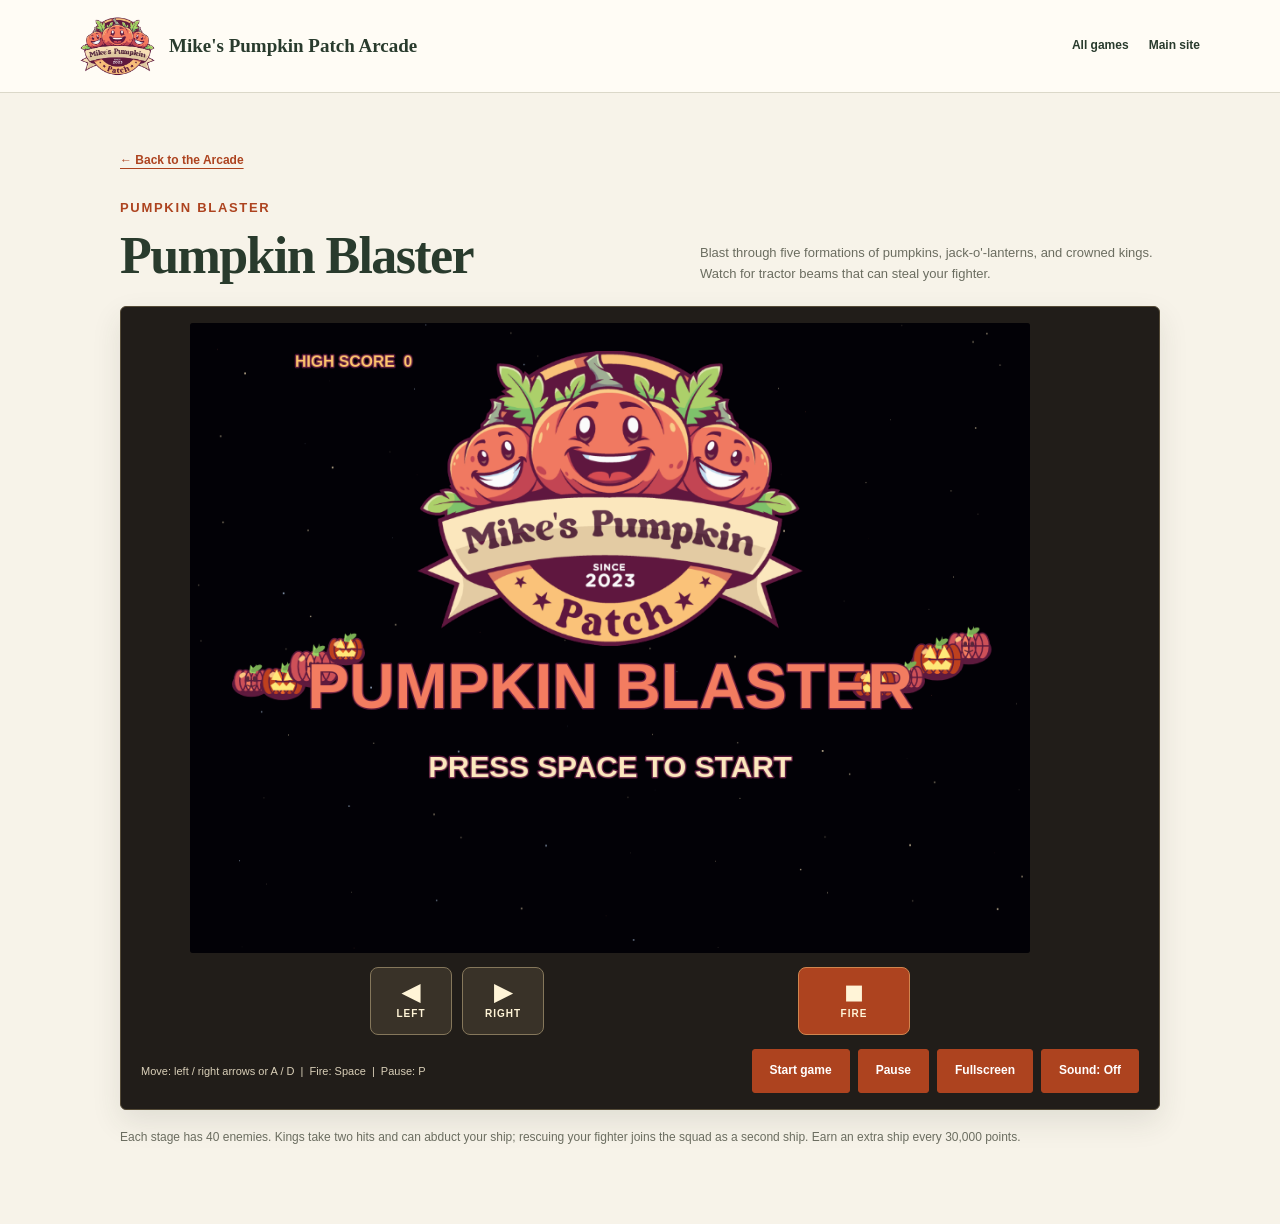
<file: arcade/pumpkin-blaster.html>
<!DOCTYPE html>
<html lang="en">
<head>
  <meta charset="UTF-8">
  <meta name="viewport" content="width=device-width, initial-scale=1, viewport-fit=cover">
  <meta name="theme-color" content="#293b2d">
  <meta name="description" content="Defend the harvest skies against Pumpkin Blaster's 40-enemy pumpkin fleet, tractor beams, and king pumpkins.">
  <meta property="og:image" content="pumpkin-blaster-gameplay.png">
  <title>Pumpkin Blaster | Mike's Pumpkin Patch Arcade</title>
  <link rel="icon" href="../assets/favicon.png" type="image/png">
  <link rel="stylesheet" href="arcade.css">
  <script src="fullscreen.js" defer></script>
  <script src="arcade-audio.js" defer></script>
  <script src="pumpkin-blaster.js" defer></script>
</head>
<body data-game="blaster">
  <header class="arcade-header">
    <div class="arcade-header-inner">
      <a class="arcade-brand" href="../index.html"><img src="../assets/mikes-original-logo.webp" alt=""><span>Mike's Pumpkin Patch Arcade</span></a>
      <nav class="arcade-nav" aria-label="Arcade navigation"><a href="index.html">All games</a><a href="../index.html">Main site</a></nav>
    </div>
  </header>
  <main class="arcade-main">
    <a class="back-link" href="index.html">&larr; Back to the Arcade</a>
    <div class="game-heading"><div><p class="arcade-kicker">Pumpkin Blaster</p><h1>Pumpkin Blaster</h1></div><p>Blast through five formations of pumpkins, jack-o'-lanterns, and crowned kings. Watch for tractor beams that can steal your fighter.</p></div>
    <section class="game-shell" aria-label="Pumpkin Blaster game">
      <div class="sr-only game-hud" aria-label="Game statistics"><span>SCORE <output id="score">0</output></span><span>HIGH SCORE <output id="best">0</output></span><span>SHIPS <output id="lives">3</output></span><span>STAGE <output id="level">0</output></span></div>
      <div class="game-canvas-wrap"><canvas class="game-canvas" id="game" width="960" height="720" tabindex="0" aria-label="Pumpkin Blaster. Move with the left and right arrow keys or A and D, and hold Space to fire candy corn."></canvas></div>
      <div class="game-controls blaster-controls" aria-label="Touch controls">
        <div class="blaster-movement">
          <button type="button" data-action="left" aria-label="Move left"><span class="control-arrow" aria-hidden="true">&#9664;</span><span>LEFT</span></button>
          <button type="button" data-action="right" aria-label="Move right"><span class="control-arrow" aria-hidden="true">&#9654;</span><span>RIGHT</span></button>
        </div>
        <button type="button" data-action="fire" aria-label="Hold to fire candy corn"><span class="control-arrow" aria-hidden="true">&#9724;</span><span>FIRE</span></button>
      </div>
      <div class="game-help"><p>Move: left / right arrows or A / D &nbsp;|&nbsp; Fire: Space &nbsp;|&nbsp; Pause: P</p><p class="game-actions"><button class="game-button" id="start" type="button">Start game</button> <button class="game-button" id="pause" type="button">Pause</button> <button class="game-button" id="fullscreen" type="button" aria-pressed="false">Fullscreen</button> <button class="game-button" id="sound" type="button" aria-label="Turn sound on" aria-pressed="false">Sound: Off</button></p></div>
      <p class="sr-only" id="game-status" aria-live="polite"></p>
    </section>
    <p class="game-note">Each stage has 40 enemies. Kings take two hits and can abduct your ship; rescuing your fighter joins the squad as a second ship. Earn an extra ship every 30,000 points.</p>
  </main>
</body>
</html>
</file>
<file: styles.css>
:root{--cream:#f8f0e2;--paper:#fffcf5;--ink:#293b2d;--muted:#6b6d60;--orange:#ad431f;--orange-dark:#8c3215;--gold:#e7b85e;--line:#dbd8c9;--serif:"Fraunces",Georgia,serif;--sans:"DM Sans",Arial,sans-serif}
*{box-sizing:border-box}html{scroll-behavior:smooth;scroll-padding-top:24px}body{margin:0;background:var(--cream);color:var(--ink);font-family:var(--sans);font-size:15px;line-height:1.7}a{color:inherit;text-decoration:none}button{font:inherit;cursor:pointer}img{display:block;width:100%;height:auto}h1,h2,h3,p{margin:0}h1,h2,h3{font-family:var(--serif);font-weight:600;line-height:1.12}h2{font-size:46px;letter-spacing:-1.7px}h2 em{font-weight:500}h3{font-size:25px;letter-spacing:-.6px}em{font-style:italic}address{font-style:normal}.container{max-width:1240px;width:calc(100% - 112px);margin-inline:auto}.icon-library{position:absolute;width:0;height:0;overflow:hidden}.icon{width:24px;height:24px;fill:none;stroke:currentColor;stroke-width:1.7;stroke-linecap:round;stroke-linejoin:round;flex-shrink:0}.sr-only{position:absolute;width:1px;height:1px;padding:0;margin:-1px;overflow:hidden;clip:rect(0,0,0,0);white-space:nowrap;border:0}.skip-link{position:fixed;top:-80px;left:16px;padding:12px 20px;background:var(--ink);color:white;z-index:100}.skip-link:focus{top:12px}:focus-visible{outline:3px solid var(--orange);outline-offset:5px}section[id]{scroll-margin-top:30px}
.announcement{min-height:38px;background:var(--ink);color:var(--cream);display:flex;align-items:center;justify-content:center;gap:12px;font-size:10px;letter-spacing:1.2px;padding:8px 20px}.announcement>a{margin-left:32px;text-decoration:underline;text-underline-offset:4px;letter-spacing:.2px;font-size:11px}.announcement-divider{opacity:.45}.status-dot{width:7px;height:7px;background:#d7af6b;border-radius:50%;display:inline-block;flex-shrink:0}.header-inner{display:flex;align-items:center;justify-content:space-between;min-height:115px}.brand{display:inline-flex;align-items:center;gap:10px}.brand-icon{width:51px;height:57px;color:var(--orange);stroke-width:1.7}.brand-name{display:block;font-family:var(--serif);font-size:35px;font-weight:700;line-height:1.15;letter-spacing:-1.4px}.brand-subtitle{display:block;font-size:9px;letter-spacing:2.1px;font-weight:700}.main-nav{display:flex;align-items:center;gap:32px;font-size:12px;font-weight:600}.main-nav>a:not(.button):hover{color:var(--orange)}.main-nav .social-nav-link{display:inline-flex;align-items:center;justify-content:center;width:22px;height:30px;color:var(--ink);transition:color .2s}.main-nav .social-nav-link:hover{color:var(--orange)}.social-nav-link svg{width:18px;height:18px;fill:none;stroke:currentColor;stroke-width:1.8;stroke-linecap:round;stroke-linejoin:round}.social-nav-link .social-icon-dot{fill:currentColor;stroke:none}.social-nav-link .facebook-icon{fill:currentColor;stroke:none}.button{display:inline-flex;justify-content:center;align-items:center;gap:26px;border:1px solid var(--orange);background:var(--orange);color:var(--paper);padding:15px 25px;font-size:13px;font-weight:600;line-height:1.4;border-radius:3px;transition:background .2s,transform .2s}.button:hover{background:var(--orange-dark);transform:translateY(-2px)}.button .icon{width:20px;height:20px}.button-small{padding:12px 20px;gap:18px;font-size:12px}.menu-toggle{display:none}.eyebrow{font-family:var(--sans);font-size:10px;letter-spacing:1.6px;font-weight:700;line-height:1.7}.text-link{display:inline-flex;align-items:center;gap:18px;font-weight:600;font-size:12px;text-decoration:underline;text-underline-offset:6px;text-decoration-color:#a9a998}.text-link:hover{color:var(--orange)}.text-link>span{font-size:19px}
.hero{display:grid;grid-template-columns:1.08fr 1fr;gap:42px;align-items:center;padding-block:34px 75px}.hero-copy{padding-bottom:15px}.hero .eyebrow{display:flex;align-items:center;gap:10px;font-size:9px;letter-spacing:1.2px}.little-rule{width:25px;height:1px;background:var(--orange)}.small-star{font-size:15px;color:var(--orange)}h1{font-size:clamp(58px,6.1vw,85px);letter-spacing:-3.8px;line-height:1.06;margin-block:24px}h1 em{color:var(--orange);font-weight:500}.hero-description{font-size:14px;color:var(--muted);line-height:1.9}.hero-actions{display:flex;gap:27px;align-items:center;margin-top:30px}.hero-footnote{display:grid;grid-template-columns:18px 1fr;gap:0 8px;font-size:11px;margin-top:40px;color:var(--muted)}.hero-footnote .icon{width:17px;height:19px;grid-row:span 2;color:var(--orange)}.hero-footnote>.hero-address{font-size:10px;letter-spacing:.6px;margin-top:3px}.hero-art{position:relative;padding:0 14px 0 0}.photo-frame{position:relative;border-radius:160px 160px 4px 4px;overflow:hidden;aspect-ratio:.94;outline:1px solid #bdba9e;outline-offset:9px}.photo-frame img{height:100%;object-fit:cover;object-position:50% 52%}.photo-frame:after{content:"";position:absolute;inset:0;background:linear-gradient(0deg,#5a2c1320,transparent 55%)}.harvest-stamp{position:absolute;left:-44px;bottom:47px;width:143px;height:143px;background:var(--gold);border-radius:50%;outline:1px dashed #775923;outline-offset:-9px;display:flex;flex-direction:column;align-items:center;justify-content:center;transform:rotate(-13deg);box-shadow:0 5px 20px #40281012}.harvest-stamp>span{font-size:8px;letter-spacing:1.2px;font-weight:600}.harvest-stamp .icon{width:27px;height:27px;margin:6px 0}.harvest-stamp strong{font-family:var(--serif);font-size:19px;font-style:italic;font-weight:500;margin-bottom:5px}.photo-caption{display:flex;justify-content:flex-end;align-items:center;gap:10px;margin-top:23px;font-size:12px;font-family:var(--serif);font-style:italic}.photo-caption>span{color:var(--orange);font-size:24px}.hero-year{position:absolute;right:-27px;top:46%;writing-mode:vertical-rl;font-size:9px;letter-spacing:2.3px}.feature-strip{background:#e9e8d8;border-block:1px solid #d7d7c4}.feature-strip .container{display:flex;align-items:center;justify-content:space-between;gap:18px;min-height:66px;font-size:10px;font-weight:600;letter-spacing:2px}.strip-star{color:var(--orange);font-size:22px}
.section{padding-block:85px}.section-heading{display:flex;align-items:flex-end;justify-content:space-between;gap:45px;margin-bottom:33px}.section-heading .eyebrow{color:var(--orange);margin-bottom:14px}.section-heading>p{max-width:285px;color:var(--muted);font-size:13px;margin-bottom:4px}.activity-toolbar{display:flex;justify-content:space-between;align-items:center;gap:20px;margin-bottom:25px}.filters{display:flex;gap:7px;flex-wrap:wrap}.filter{border:1px solid var(--line);color:var(--muted);background:transparent;padding:8px 17px;border-radius:25px;font-size:11px}.filter.active{background:var(--ink);border-color:var(--ink);color:var(--cream)}.filter:hover:not(.active){background:#ece8dd}.activity-count{font-size:10px;color:var(--muted);white-space:nowrap}.activity-grid{display:grid;grid-template-columns:repeat(3,1fr);gap:20px}.activity-card{border:1px solid var(--line);border-radius:4px;overflow:hidden;background:var(--paper)}.activity-card[hidden]{display:none}.card-photo{height:190px;position:relative}.card-photo img{height:100%;object-fit:cover}.card-label{position:absolute;bottom:14px;left:17px;font-size:8px;letter-spacing:1.2px;font-weight:600;background:var(--cream);padding:4px 9px;border-radius:2px}.card-content{padding:23px 22px 20px}.card-number{font-size:9px;letter-spacing:1px;color:var(--orange);display:block;margin-bottom:9px}.card-content h3{font-size:23px}.card-content p{font-size:12px;color:var(--muted);margin-top:12px;line-height:1.8}.card-note{font-size:9px;color:var(--muted);border-top:1px solid var(--line);display:block;margin-top:20px;padding-top:12px}.card-illustration{height:190px;position:relative;display:flex;align-items:center;justify-content:center;gap:22px;padding-bottom:15px;background:#dfe3cc;color:#3e5231}.illustration{width:85px;height:85px;fill:none;stroke:currentColor;stroke-width:1.7;stroke-linejoin:round;stroke-linecap:round}.illustration-word{font-family:var(--serif);font-size:17px;line-height:1.4;letter-spacing:1px}.illustration-word em{font-size:29px;letter-spacing:-.7px}.wagon-card .card-illustration{background:#eee0c8;color:#78512e}.compact-card{display:flex;gap:17px;padding:24px 20px;background:transparent}.activity-icon{width:37px;height:40px;color:var(--orange);margin-top:20px}.compact-card h3{font-size:21px}.compact-card p{font-size:12px;color:var(--muted);margin-top:10px}.drawn-icon{color:var(--orange);font-size:48px;line-height:1;margin-top:18px;flex-shrink:0;width:37px}.activities-note{font-size:10px;color:var(--muted);text-align:center;margin-top:25px}.activities-note a{color:var(--ink);text-decoration:underline;text-underline-offset:3px;white-space:nowrap}
.about-section{background:#ecebdc;border-block:1px solid #deddca;padding-block:77px}.about-grid{display:grid;grid-template-columns:1fr 1fr;gap:90px;align-items:center}.about-photos{position:relative;padding-right:58px;padding-bottom:34px}.about-main-photo{border-radius:130px 130px 3px 3px;aspect-ratio:1.06;object-fit:cover}.about-small-photo{position:absolute;bottom:0;right:0;width:43%;border:8px solid #ecebdc;transform:rotate(7deg);border-radius:3px}.photo-note{position:absolute;left:16px;bottom:0;background:var(--gold);padding:12px 21px;transform:rotate(-7deg);font-family:var(--serif);font-size:17px;font-style:italic;line-height:1.3}.about-copy .eyebrow{color:var(--orange);margin-bottom:15px}.about-copy h2{margin-bottom:24px}.about-copy>p:not(.eyebrow){color:var(--muted);font-size:13px;margin-bottom:16px}.about-copy .text-link{margin-top:5px}.visit-grid{display:grid;grid-template-columns:repeat(3,1fr);gap:20px}.visit-card{padding:27px;border:1px solid var(--line);border-radius:4px;display:flex;flex-direction:column;align-items:flex-start}.visit-card>.eyebrow{font-size:9px;color:var(--muted);margin-bottom:19px}.visit-card h3{margin-bottom:16px}.visit-card>p{font-size:12px;color:var(--muted);margin-bottom:15px}.visit-card>.text-link,.visit-card>.button{margin-top:auto}.open-badge{display:flex;gap:8px;align-items:center;background:#e5e9da;color:#32462b;font-size:10px;font-weight:600;padding:6px 10px;margin-bottom:14px;border-radius:3px}.open-badge .status-dot{background:#49603e}.location-card{background:#eee5d4;border-color:#e0d4bf}.location-card address{font-family:var(--serif);font-size:21px;line-height:1.5;margin-bottom:16px}.driving-details{display:grid;grid-template-columns:1fr 1fr;gap:20px;margin-top:20px}details{border-bottom:1px solid var(--line)}summary{cursor:pointer;list-style:none;display:flex;justify-content:space-between;align-items:center;gap:20px;font-size:13px;font-weight:600;padding:21px 0}summary::-webkit-details-marker{display:none}summary>span{font-size:23px;color:var(--orange);font-weight:400;transition:transform .2s}details[open] summary>span{transform:rotate(45deg)}details>p{font-size:13px;color:var(--muted);padding-bottom:23px}details a{text-decoration:underline;text-underline-offset:3px}.driving-details summary{font-size:11px;padding:16px 0}
.field-trip-section{position:relative;overflow:hidden;display:grid;grid-template-columns:1.3fr 1fr;align-items:center;gap:50px;background:var(--ink);color:var(--cream);padding:45px 55px;border-radius:5px}.field-trip-section .eyebrow{color:var(--gold);margin-bottom:15px}.field-trip-section h2{font-size:36px;letter-spacing:-1px}.field-trip-section p:not(.eyebrow){font-size:12px;color:#d3d7c9;max-width:420px;margin-top:18px}.field-trip-actions{display:flex;flex-direction:column;align-items:flex-start;gap:17px;position:relative}.button-cream{background:var(--cream);border-color:var(--cream);color:var(--ink)}.button-cream:hover{background:#e4dbc8}.field-trip-actions>span{font-size:11px;color:#d3d7c9}.field-trip-actions>span>a{text-decoration:underline;text-underline-offset:4px}.field-trip-actions small{font-size:10px;color:#d3d7c9;max-width:270px}.field-trip-decoration{position:absolute;right:-35px;bottom:-50px;opacity:.07;transform:rotate(-12deg)}.field-trip-decoration .icon{width:275px;height:275px;stroke-width:1}.faq-section{display:grid;grid-template-columns:1fr 1.5fr;gap:90px}.faq-intro .eyebrow{color:var(--orange);margin-bottom:14px}.faq-intro>p:not(.eyebrow){color:var(--muted);font-size:13px;margin-block:22px 15px}.faq-list details:first-child{border-top:1px solid var(--line)}.closing-banner{background:#ede0c7;border-top:1px solid #dfd1b8;padding-block:45px}.closing-banner .container{display:flex;align-items:center;justify-content:space-between;gap:45px}.closing-banner .container>.icon{width:82px;height:88px;color:var(--orange);stroke-width:1.2}.closing-banner h2{font-size:37px;flex-grow:1;letter-spacing:-1px}.site-footer{padding:50px 0 20px}.footer-top{display:grid;grid-template-columns:1fr 1fr 1.2fr 1.2fr;gap:30px;align-items:center;padding-bottom:38px}.footer-top>p{font-family:var(--serif);font-size:15px;line-height:1.5}.footer-top>div{font-size:11px;display:flex;flex-direction:column;align-items:flex-start;gap:5px}.footer-top .eyebrow{font-size:9px;margin-bottom:5px;color:var(--muted)}.footer-top a:not(.brand):hover{text-decoration:underline}.footer-brand .brand-name{font-size:30px}.footer-brand .brand-icon{width:42px;height:47px}.footer-brand .brand-subtitle{font-size:8px}.footer-bottom{display:flex;align-items:center;justify-content:space-between;gap:20px;border-top:1px solid var(--line);padding-top:19px;font-size:9px;color:var(--muted)}.footer-bottom>span>span[aria-hidden]{color:var(--orange);margin-left:7px}
.brand-logo{width:120px;height:auto}.footer-brand .brand-logo{width:110px}html:not(.js) .activity-toolbar{display:none}
.review-grid{display:grid;grid-template-columns:repeat(2,minmax(0,1fr));gap:20px}.review-card{display:flex;flex-direction:column;align-items:flex-start;gap:14px;padding:30px;border:1px solid var(--line);border-radius:4px;background:var(--paper)}.review-card .eyebrow{color:var(--orange)}.review-card h3{font-size:24px}.review-card>p:not(.eyebrow){color:var(--muted);font-size:13px;line-height:1.8}.review-card .text-link{margin-top:auto;padding-top:8px}.review-quotes{display:grid;grid-template-columns:repeat(3,minmax(0,1fr));gap:16px;margin-top:24px}.review-quote{margin:0;padding:20px 22px;background:#ecebdc;border-left:3px solid var(--gold)}.review-quote>p{font-family:var(--serif);font-size:18px;font-style:italic;line-height:1.5}.review-quote footer{display:flex;flex-wrap:wrap;justify-content:space-between;gap:6px;margin-top:14px;font-size:10px;color:var(--muted)}.review-quote footer a{font-weight:700;text-decoration:underline;text-underline-offset:3px}.review-quote footer a:hover{color:var(--orange)}.reviews-note{margin-top:20px;color:var(--muted);font-size:11px}.about-small-photo{aspect-ratio:1;object-fit:cover}
@media(max-width:640px){.review-grid,.review-quotes{grid-template-columns:1fr}.review-card{padding:24px}}
@media(min-width:1500px){.hero{padding-block:50px 90px}.hero-art{max-width:525px}.hero .eyebrow{font-size:10px}h1{font-size:90px}}
@media(max-width:1100px){.container{width:calc(100% - 64px)}.main-nav{gap:22px}.hero{gap:30px}.hero .eyebrow{font-size:8px;letter-spacing:.7px}h1{font-size:66px}.harvest-stamp{width:120px;height:120px;left:-26px}.harvest-stamp strong{font-size:17px}.hero-actions{gap:18px}.hero-actions .button{padding-inline:18px}.hero-year{right:-18px}.about-grid{gap:50px}.card-content{padding:20px 17px}.card-content h3{font-size:21px}.illustration{width:65px;height:65px}.card-illustration{gap:15px}.visit-card{padding:23px 20px}.visit-card h3{font-size:23px}.field-trip-section{padding:40px;gap:30px}.footer-top{grid-template-columns:1fr 1fr;gap:28px 50px}}
@media(max-width:800px){.header-inner{min-height:95px}.main-nav{gap:16px}.main-nav>a{font-size:11px}.main-nav .button{padding:10px 13px;gap:8px}.brand-icon{width:43px;height:49px}.brand-name{font-size:30px}.brand-subtitle{font-size:8px;letter-spacing:1.5px}.hero{gap:25px;padding-block:25px 50px}h1{font-size:54px;letter-spacing:-2.6px}.hero .eyebrow{flex-wrap:wrap;max-width:260px;gap:5px 8px}.hero-description{font-size:12px}.desktop-break{display:none}.hero-actions{align-items:flex-start;flex-direction:column;gap:14px}.hero-footnote{margin-top:24px;font-size:10px}.harvest-stamp{width:105px;height:105px;left:-18px;bottom:44px}.harvest-stamp>span{font-size:6px}.harvest-stamp strong{font-size:15px}.harvest-stamp .icon{width:20px;height:20px;margin:4px 0}.photo-caption{font-size:10px;gap:5px}.photo-frame{aspect-ratio:.75}.feature-strip .container{font-size:8px;letter-spacing:1px;gap:12px}.section{padding-block:65px}h2{font-size:38px}.section-heading{gap:25px}.section-heading>p{max-width:225px;font-size:12px}.activity-grid{gap:14px}.card-photo,.card-illustration{height:160px}.card-illustration{gap:8px}.illustration{width:50px;height:60px}.illustration-word{font-size:13px}.illustration-word em{font-size:24px}.card-label{font-size:6px;left:10px}.card-content{padding:17px 13px}.card-content h3{font-size:19px}.card-content p{font-size:11px}.compact-card{gap:10px;padding:20px 12px}.compact-card h3{font-size:18px}.compact-card p{font-size:11px}.activity-icon,.drawn-icon{width:27px}.drawn-icon{font-size:37px}.about-grid{gap:35px}.about-photos{padding-right:35px}.about-section{padding-block:60px}.about-copy>p:not(.eyebrow){font-size:12px}.about-copy .eyebrow{font-size:8px}.photo-note{font-size:14px;padding:10px 15px}.visit-grid{gap:12px}.visit-card{padding:20px 15px}.visit-card h3{font-size:20px}.visit-card .eyebrow{font-size:8px;letter-spacing:1px}.visit-card>p{font-size:11px}.open-badge{font-size:9px;padding:5px 7px}.field-trip-section{padding:35px 30px;gap:25px}.field-trip-section h2{font-size:30px}.field-trip-actions .button{font-size:11px;padding:14px 18px;gap:15px}.faq-section{gap:40px;grid-template-columns:1fr 1.4fr}.closing-banner h2{font-size:30px}.closing-banner .container{gap:25px}.closing-banner .container>.icon{width:60px;height:65px}.closing-banner .button{font-size:11px;padding:13px 18px;gap:13px}}
@media(max-width:640px){.container{width:calc(100% - 40px)}.announcement{font-size:8px;gap:8px;letter-spacing:.8px}.announcement>span:not(.status-dot){display:none}.announcement>a{margin-left:8px;font-size:9px}.header-inner{min-height:84px;position:relative}.brand-name{font-size:28px}.brand-icon{width:40px;height:44px}.menu-toggle{display:flex;align-items:center;gap:9px;background:transparent;border:1px solid var(--line);border-radius:3px;padding:8px 12px;font-size:12px}.main-nav{gap:0;flex-direction:column;align-items:stretch}.menu-toggle{display:none}.main-nav{display:flex;flex-direction:row;flex-wrap:wrap;gap:7px 12px;padding-bottom:15px}.header-inner{flex-wrap:wrap;gap:15px;padding-top:18px}.main-nav>a{font-size:11px}.main-nav .button{padding:5px 10px}.js .menu-toggle{display:flex}.js .main-nav{display:none;position:absolute;top:74px;right:0;left:0;flex-direction:column;gap:0;background:var(--paper);padding:12px 20px;border:1px solid var(--line);box-shadow:0 12px 22px #293b2d12;z-index:10}.js .main-nav.is-open{display:flex}.js .main-nav>a{padding:13px 0;font-size:13px}.js .main-nav>.button{margin-block:9px;padding:12px 20px}.js .header-inner{padding-top:0;flex-wrap:nowrap}.hero{grid-template-columns:1fr;gap:40px;padding-block:28px 42px}.hero-copy{padding-bottom:0}.hero .eyebrow{max-width:none;font-size:8px;letter-spacing:1px}.hero h1{font-size:clamp(53px,12.5vw,76px);letter-spacing:-3px;margin-block:22px}.hero-description{font-size:13px;max-width:340px}.hero-actions{flex-direction:row;align-items:center;gap:20px;margin-top:24px}.hero-actions .button{padding:14px 20px;font-size:12px;gap:17px}.hero-actions .text-link{font-size:11px;gap:10px}.hero-footnote{margin-top:27px}.hero-art{margin-inline:15px;padding-right:9px}.photo-frame{aspect-ratio:1.12;border-radius:130px 130px 3px 3px}.photo-frame img{object-position:50% 65%}.harvest-stamp{width:117px;height:117px;bottom:45px;left:-23px}.harvest-stamp>span{font-size:7px}.harvest-stamp strong{font-size:16px}.harvest-stamp .icon{width:24px;height:24px}.hero-year{font-size:8px;right:-17px}.photo-caption{font-size:11px}.feature-strip .container{min-height:76px;display:grid;grid-template-columns:1fr 1fr;text-align:center;gap:8px 20px;padding-block:15px;font-size:8px;letter-spacing:1.2px}.strip-star{display:none}.section{padding-block:53px}.section-heading{align-items:flex-start;flex-direction:column;gap:18px;margin-bottom:25px}h2{font-size:37px;letter-spacing:-1.3px}.section-heading>p{max-width:340px;font-size:12px}.activity-toolbar{align-items:flex-start;flex-direction:column;gap:10px}.filters{gap:6px}.filter{padding:7px 12px;font-size:10px}.activity-count{font-size:9px}.activity-grid{grid-template-columns:1fr;gap:17px}.card-photo,.card-illustration{height:220px}.card-photo img{object-position:center 40%}.card-content{padding:22px}.card-content h3{font-size:25px}.card-content p{font-size:13px}.card-note{font-size:10px}.card-label{font-size:8px;left:18px;bottom:16px}.card-illustration{gap:30px}.illustration{width:95px;height:95px}.illustration-word{font-size:19px}.illustration-word em{font-size:33px}.compact-card{padding:23px;gap:20px}.compact-card h3{font-size:23px}.compact-card p{font-size:12px}.activity-icon{width:38px;height:44px}.drawn-icon{width:38px;font-size:48px}.activities-note{text-align:left;line-height:1.9}.about-grid{grid-template-columns:1fr;gap:35px}.about-section{padding-block:50px}.about-photos{max-width:400px;width:100%;margin:auto;padding-right:48px}.about-main-photo{aspect-ratio:1.1}.about-small-photo{width:40%}.photo-note{font-size:17px}.about-copy .eyebrow{font-size:9px}.about-copy>p:not(.eyebrow){font-size:13px}.visit-grid{grid-template-columns:1fr;gap:16px}.visit-card{padding:26px}.visit-card h3{font-size:27px}.visit-card>.eyebrow{font-size:9px;margin-bottom:17px}.visit-card>p{font-size:13px}.visit-card>.text-link,.visit-card>.button{margin-top:7px}.open-badge{font-size:11px;padding:6px 11px}.driving-details{grid-template-columns:1fr;gap:0}.driving-details summary{font-size:12px}.field-trip-section{width:calc(100% - 40px);grid-template-columns:1fr;gap:28px;padding:32px 26px}.field-trip-section h2{font-size:34px}.field-trip-section p:not(.eyebrow){font-size:13px}.field-trip-actions .button{font-size:12px;padding:15px 20px}.field-trip-actions small{max-width:100%}.faq-section{grid-template-columns:1fr;gap:30px}.faq-intro>p:not(.eyebrow){margin-block:17px 10px}.faq-list summary{font-size:12px}.closing-banner{padding-block:37px}.closing-banner .container{flex-wrap:wrap;gap:22px}.closing-banner .container>.icon{width:47px;height:57px}.closing-banner h2{font-size:29px;flex:1}.closing-banner .button{margin-left:69px}.site-footer{padding-top:36px}.footer-top{grid-template-columns:1fr;gap:25px;padding-bottom:30px}.footer-top>p{margin-top:-10px}.footer-top>div{font-size:12px}.footer-bottom{align-items:flex-start;flex-direction:column;gap:10px;font-size:10px}}
@media(max-width:640px){.brand-logo{width:102px}.header-inner{min-height:110px}.js .main-nav{top:100px}}
@media(prefers-reduced-motion:reduce){html{scroll-behavior:auto}*,*::before,*::after{transition:none!important;animation:none!important}.falling-pumpkins{display:none}}
.hero-title-aside{display:block;margin-top:16px;font-size:.35em;line-height:1.4;letter-spacing:normal}
.falling-pumpkins{position:fixed;inset:0;overflow:hidden;pointer-events:none;z-index:5}
.falling-pumpkin{position:absolute;top:0;margin-top:-36px;animation:pumpkin-fall var(--fall-time,12s) linear infinite;animation-delay:var(--fall-delay,0s)}
.falling-pumpkin svg{display:block;width:var(--size,20px);height:var(--size,20px);fill:currentColor;fill-opacity:.3;stroke:currentColor;stroke-width:3;stroke-linecap:round;stroke-linejoin:round;opacity:.75;animation:pumpkin-sway var(--sway-time,3s) ease-in-out infinite alternate;animation-delay:var(--sway-delay,0s)}
@keyframes pumpkin-fall{from{transform:translate3d(0,0,0)}to{transform:translate3d(var(--drift,0px),calc(100vh + 72px),0)}}
@keyframes pumpkin-sway{from{transform:translateX(-12px) rotate(var(--tilt-from,-50deg))}to{transform:translateX(12px) rotate(var(--tilt-to,50deg))}}
.announcement{font-size:14px;letter-spacing:1px}
.announcement>a{font-size:14px}
@media(max-width:640px){.announcement{font-size:12px;letter-spacing:.6px}.announcement>a{font-size:12px}}
.section-divider{border-top:1px solid var(--line)}
.arcade-link{position:relative;color:var(--orange-dark);font-weight:700}
.main-nav .new-sticker{position:absolute;top:-11px;right:-20px;transform:rotate(7deg);background:var(--gold);color:var(--ink);border:1px solid var(--ink);border-radius:2px;padding:1px 4px;font-size:7px;line-height:1.3;letter-spacing:.5px}
.map-links{display:flex;flex-wrap:wrap;gap:14px;margin:12px 0 18px}
.map-links a{display:inline-flex;align-items:center;gap:6px;color:var(--orange-dark);font-size:12px;font-weight:600;text-decoration:underline;text-underline-offset:3px}
.map-links a:hover{color:var(--ink)}
.map-links svg{width:18px;height:18px;flex-shrink:0}
.hero-footnote .map-links{gap:10px;margin:6px 0 0}
.hero-footnote .map-links a{font-size:10px;letter-spacing:0}
.hero-footnote .map-links svg{width:15px;height:15px}
.hero-footnote{display:block}
.hero-footnote>.icon{display:none}
.music-prompt{width:min(420px,calc(100% - 32px));padding:32px;border:1px solid var(--line);border-radius:4px;background:var(--paper);color:var(--ink);box-shadow:0 18px 70px #171d1780}
.music-prompt::backdrop{background:#17211780;backdrop-filter:blur(2px)}
.music-prompt .eyebrow{color:var(--orange);margin-bottom:12px}
.music-prompt h2{font-size:34px;margin-bottom:12px}
.music-prompt>p:not(.eyebrow){color:var(--muted);font-size:13px}
.music-prompt-actions{display:flex;align-items:center;gap:22px;margin-top:24px}
.music-prompt-actions .button{gap:0}
.music-prompt-actions .text-link{background:none;border:0;padding:8px 0}
.music-toggle{position:fixed;right:18px;bottom:18px;z-index:6;border:1px solid var(--line);border-radius:3px;background:var(--paper);color:var(--ink);box-shadow:0 3px 14px #293b2d20;padding:10px 15px;font-size:12px;font-weight:600}
.music-toggle:hover{border-color:var(--orange);color:var(--orange)}
.music-toggle:focus-visible,.music-prompt button:focus-visible{outline:3px solid var(--orange);outline-offset:3px}
.music-toggle[hidden]{display:none}
@media(max-width:640px){.music-prompt{padding:26px}.music-toggle{right:12px;bottom:12px}}
.season-badge{display:flex;flex-wrap:wrap;gap:8px;align-items:center;background:#eee5d4;color:var(--ink);font-size:10px;font-weight:600;padding:6px 10px;margin-bottom:14px;border-radius:3px}
.season-badge .status-dot{background:var(--orange)}
.harvest-stamp{text-align:center}
.harvest-stamp .admission-price{font-size:30px;font-style:normal;line-height:1;font-weight:700;margin-bottom:3px}
.ranch-crew-card .card-photo img{object-position:center 65%}
.corn-card .card-photo img{object-position:center bottom}
#activities .card-photo{height:auto;min-height:190px;aspect-ratio:4/3}
#activities .card-photo img{position:absolute;inset:0}
#activities .card-content{padding:14px 16px}
#activities .card-content p{margin-top:7px;line-height:1.55}
#activities .card-note{margin-top:10px;padding-top:8px;line-height:1.5}
@media(prefers-reduced-motion:no-preference){
  .site-header .brand{animation:logo-entrance .7s ease-out both}
  .site-header .brand-logo{transform-origin:50% 70%}
  .site-header .brand:focus-visible .brand-logo{animation:logo-wiggle .6s ease-in-out}
}
@media(prefers-reduced-motion:no-preference) and (hover:hover){
  .site-header .brand:hover .brand-logo{animation:logo-wiggle .6s ease-in-out}
}
@keyframes logo-entrance{from{opacity:0;transform:translateY(8px) scale(.96)}to{opacity:1;transform:translateY(0) scale(1)}}
@keyframes logo-wiggle{0%,100%{transform:rotate(0)}25%{transform:rotate(-4deg)}50%{transform:rotate(3deg)}75%{transform:rotate(-2deg)}}
.photo-frame .hero-slide{position:absolute;inset:0;opacity:0;transition:opacity .8s ease}
.photo-frame .hero-slide.is-active{opacity:1}
.photo-frame .hero-slide-bus{object-position:right center}
.slideshow-controls{display:flex;justify-content:flex-end;gap:8px;margin-top:16px}
.slideshow-controls[hidden]{display:none}
.slideshow-controls button{border:1px solid var(--line);border-radius:3px;background:var(--paper);color:var(--ink);padding:6px 10px;font-size:11px}
.slideshow-controls button:hover{border-color:var(--orange);color:var(--orange)}
</file>
<file: arcade/arcade.css>
:root{color-scheme:light;--cream:#f7f3e9;--paper:#fffcf5;--ink:#293b2d;--muted:#6b6d60;--orange:#ad431f;--gold:#e7b85e;--line:#dbd8c9;--deep:#211d19}
*{box-sizing:border-box}
body{margin:0;background:var(--cream);color:var(--ink);font:15px/1.65 "DM Sans",Arial,sans-serif}
a{color:inherit;text-decoration:none}
button{font:inherit;cursor:pointer}
button:focus-visible,a:focus-visible,canvas:focus-visible{outline:3px solid var(--orange);outline-offset:3px}
.arcade-header{border-bottom:1px solid var(--line);background:var(--paper)}
.arcade-header-inner{max-width:1120px;width:calc(100% - 48px);min-height:92px;margin:auto;display:flex;align-items:center;justify-content:space-between;gap:20px}
.arcade-brand{display:flex;align-items:center;gap:14px;font-family:Georgia,serif;font-size:19px;font-weight:700}
.arcade-brand img{width:75px;height:60px;object-fit:contain}
.arcade-nav{display:flex;align-items:center;gap:20px;font-size:12px;font-weight:700}
.arcade-nav a:hover{color:var(--orange)}
.arcade-home{color:var(--orange)}
.arcade-main{max-width:1040px;width:calc(100% - 48px);margin:0 auto;padding:54px 0 76px}
.arcade-kicker{margin:0 0 10px;color:var(--orange);font-size:10px;font-weight:700;letter-spacing:1.7px;text-transform:uppercase}
.game-heading .arcade-kicker{margin:0 0 10px;color:var(--orange)}
.arcade-main h1,.arcade-main h2{margin:0;font:600 clamp(38px,6vw,64px)/1.08 Georgia,serif;letter-spacing:-1.6px}
.arcade-main h1 em{color:var(--orange);font-weight:500}
.arcade-intro{max-width:680px;margin:17px 0 34px;color:var(--muted)}
.arcade-warning{display:flex;align-items:baseline;gap:12px;margin:0 0 28px;padding:13px 16px;border:1px solid #d5a14a;border-left:5px solid #ad6d1d;border-radius:4px;background:#fff2d6;color:#513916;font-size:13px}
.arcade-warning strong{flex:none;color:#714512}
.arcade-warning p{margin:0}
.game-list{display:grid;grid-template-columns:repeat(2,minmax(0,1fr));gap:22px}
.game-card{overflow:hidden;border:1px solid var(--line);border-radius:5px;background:var(--paper)}
.game-card-art{height:210px;display:grid;place-items:center;position:relative;overflow:hidden;background:radial-gradient(ellipse at 50% 100%,#536240 0,#293b2d 62%,#211d19 100%);color:var(--gold)}
.game-card-art img{width:100%;height:100%;object-fit:cover}
.game-card-art::before,.game-card-art::after{content:"";position:absolute;inset:0;pointer-events:none;background:linear-gradient(180deg,#100f0d08,#100f0d20)}
.game-card-art span{position:relative;z-index:1;font:700 clamp(38px,5vw,58px)/1 Georgia,serif;text-align:center;text-shadow:0 4px 0 #5f291c}
.game-card-art .maze-art{font-size:72px}
.game-card-copy{padding:24px}
.game-card-copy h2{font-size:28px;letter-spacing:-.4px}
.game-card-copy p{margin:10px 0 20px;color:var(--muted);font-size:13px}
.game-link,.game-button{display:inline-flex;align-items:center;justify-content:center;gap:10px;border:1px solid var(--orange);border-radius:3px;background:var(--orange);color:white;padding:11px 17px;font-size:12px;font-weight:700}
.game-link:hover,.game-button:hover{background:#8c3215}
.back-link{display:inline-block;margin-bottom:26px;color:var(--orange);font-size:12px;font-weight:700;text-decoration:underline;text-underline-offset:4px}
.game-heading{display:flex;justify-content:space-between;align-items:flex-end;gap:24px;margin-bottom:22px}
.game-heading h1{font-size:clamp(34px,5vw,52px)}
.game-heading p{max-width:460px;margin:0;color:var(--muted);font-size:13px}
.game-shell{padding:16px;border:1px solid #554b37;border-radius:6px;background:#211d19;box-shadow:0 12px 30px #293b2d1c}
.game-hud{display:flex;justify-content:space-between;gap:12px;padding:0 4px 12px;color:#ffdfa3;font-size:12px;font-weight:700;letter-spacing:.5px}
.game-hud output{color:white;font-variant-numeric:tabular-nums}
.game-canvas-wrap{position:relative;max-width:900px;margin:auto}
.game-canvas{display:block;width:100%;height:auto;max-width:min(100%,calc(70vh * 4 / 3));max-height:70vh;aspect-ratio:4/3;object-fit:contain;border-radius:3px;background:#100f0d;touch-action:none}
.game-controls{display:flex;align-items:center;justify-content:center;gap:12px;margin:14px auto 0}
.game-controls button,.touch-dpad button{display:flex;align-items:center;justify-content:center;border:1px solid #85775b;border-radius:8px;background:#393228;color:#fff4d7;font-weight:700;touch-action:none;user-select:none;-webkit-user-select:none;-webkit-touch-callout:none}
.game-controls button:active,.game-controls button.is-pressed,.touch-dpad button:active,.touch-dpad button.is-pressed{background:var(--orange);border-color:#e7b85e}
.blaster-controls{justify-content:space-between;width:100%;max-width:540px}
.blaster-movement{display:flex;gap:10px}
.blaster-controls button{flex-direction:column;gap:2px;min-width:82px;min-height:68px;font-size:10px;letter-spacing:1px}
.blaster-controls .control-arrow{font-size:23px;line-height:1}
.blaster-controls [data-action="fire"]{min-width:112px;background:var(--orange);border-color:#d1854e}
.touch-dpad{display:grid;grid-template-columns:repeat(3,68px);grid-template-rows:repeat(3,60px);align-items:center;justify-items:center;gap:5px;width:max-content;margin:14px auto 0;touch-action:none}
.touch-dpad button{width:68px;height:60px;flex-direction:column;gap:0}
.touch-dpad button>span{font-size:17px;line-height:1}
.touch-dpad button>small{font-size:8px;letter-spacing:.8px}
.patchman-touch-controls{width:100%;margin:14px auto 0}
.patchman-touch-controls .touch-dpad{margin:0}
.patchman-touch-controls[data-side="left"] .touch-dpad{margin-right:auto}
.patchman-touch-controls[data-side="right"] .touch-dpad{margin-left:auto}
.control-side-toggle{display:block;margin:7px 0 0;padding:5px 8px;border:1px solid #85775b;border-radius:4px;background:#393228;color:#fff4d7;font-size:10px;font-weight:700}
.patchman-touch-controls[data-side="left"] .control-side-toggle{margin-left:0}
.patchman-touch-controls[data-side="right"] .control-side-toggle{margin-left:auto}
.dpad-center{color:#d9cfb8;font-size:9px;font-weight:700;letter-spacing:1px}
.game-help{display:flex;justify-content:space-between;align-items:center;gap:16px;margin:14px 4px 0;color:#d9cfb8;font-size:11px}
.game-actions{display:flex;align-items:center;gap:8px;flex-wrap:wrap}
.game-actions .game-button{min-height:42px}
.game-shell.is-fullscreen{display:flex;flex-direction:column;gap:4px;width:100%;height:100%;max-width:none;min-height:0;margin:0;padding:8px;border:0;border-radius:0;overflow:hidden;background:#100f0d;box-shadow:none}
.game-shell.is-fullscreen .game-canvas-wrap{display:grid;place-items:center;flex:1;min-height:0;width:100%;max-width:none;margin:0}
.game-shell.is-fullscreen .game-canvas{width:auto;height:auto;max-width:none;max-height:none;aspect-ratio:4/3}
.game-shell.is-fullscreen .game-controls,.game-shell.is-fullscreen .touch-dpad{flex:none;margin-top:2px;margin-bottom:2px}
.game-shell.is-fullscreen .blaster-controls{max-width:none;margin-left:auto;margin-right:auto}
.game-shell.is-fullscreen .patchman-touch-controls[data-side="left"] .touch-dpad{margin-left:0;margin-right:auto}
.game-shell.is-fullscreen .patchman-touch-controls[data-side="right"] .touch-dpad{margin-left:auto;margin-right:0}
.game-shell.is-fullscreen .control-side-toggle{margin-top:3px}
.game-shell.is-fullscreen .game-help{flex:none;justify-content:center;margin:2px 0 0}
.game-shell.is-fullscreen .game-help>p:first-child{display:none}
.game-shell.is-fullscreen .game-actions{justify-content:center}
.arcade-fullscreen-open,.arcade-fullscreen-open body{overflow:hidden;overscroll-behavior:none}
.arcade-fullscreen-open body{position:fixed;inset:0}
.game-shell.is-windowed-fullscreen{position:fixed;inset:0;z-index:1000}
.game-help p{margin:0}
.game-note{margin:18px 0 0;color:var(--muted);font-size:12px}
.sr-only{position:absolute;width:1px;height:1px;padding:0;margin:-1px;overflow:hidden;clip:rect(0,0,0,0);white-space:nowrap;border:0}
@media(max-width:680px){.arcade-header-inner{width:calc(100% - 32px);min-height:76px}.arcade-brand{gap:8px;font-size:15px}.arcade-brand img{width:55px;height:48px}.arcade-nav{gap:12px;font-size:11px}.arcade-main{width:calc(100% - 32px);padding:36px 0 54px}.arcade-warning{align-items:flex-start;flex-direction:column;gap:3px}.game-list{grid-template-columns:1fr}.game-card-art{height:170px}.game-heading{align-items:flex-start;flex-direction:column;gap:9px}.game-shell{padding:9px}.game-hud{font-size:10px}.game-help{flex-direction:column;align-items:flex-start}.game-help>p:first-child{line-height:1.6}.game-actions{width:100%}.game-controls{gap:10px}.blaster-controls{max-width:100%}.blaster-movement{gap:6px}.blaster-controls button{min-width:64px;min-height:64px}.blaster-controls [data-action="fire"]{min-width:88px}.touch-dpad{grid-template-columns:repeat(3,64px);grid-template-rows:repeat(3,56px);gap:4px}.touch-dpad button{width:64px;height:56px}.game-shell.is-fullscreen{padding:5px}.game-shell.is-fullscreen .game-actions{gap:5px}.game-shell.is-fullscreen .game-actions .game-button{min-height:38px;padding:8px 11px}}
@media(max-height:560px) and (orientation:landscape){.game-shell.is-fullscreen{padding:4px;gap:2px}.game-shell.is-fullscreen .game-canvas-wrap{flex:1}.game-shell.is-fullscreen .game-controls{gap:7px}.game-shell.is-fullscreen .blaster-movement{gap:6px}.game-shell.is-fullscreen .blaster-controls button{min-height:46px;min-width:70px}.game-shell.is-fullscreen .blaster-controls [data-action="fire"]{min-width:94px}.game-shell.is-fullscreen .touch-dpad{grid-template-columns:repeat(3,50px);grid-template-rows:repeat(3,36px);gap:2px}.game-shell.is-fullscreen .touch-dpad button{width:50px;height:36px}.game-shell.is-fullscreen .touch-dpad button>small{font-size:7px}}
.game-shell.is-fullscreen{padding-top:max(5px,env(safe-area-inset-top));padding-right:max(5px,env(safe-area-inset-right));padding-bottom:max(5px,env(safe-area-inset-bottom));padding-left:max(5px,env(safe-area-inset-left))}
@media(prefers-reduced-motion:reduce){*,*::before,*::after{scroll-behavior:auto!important;animation-duration:.01ms!important;transition-duration:.01ms!important}}
</file>
